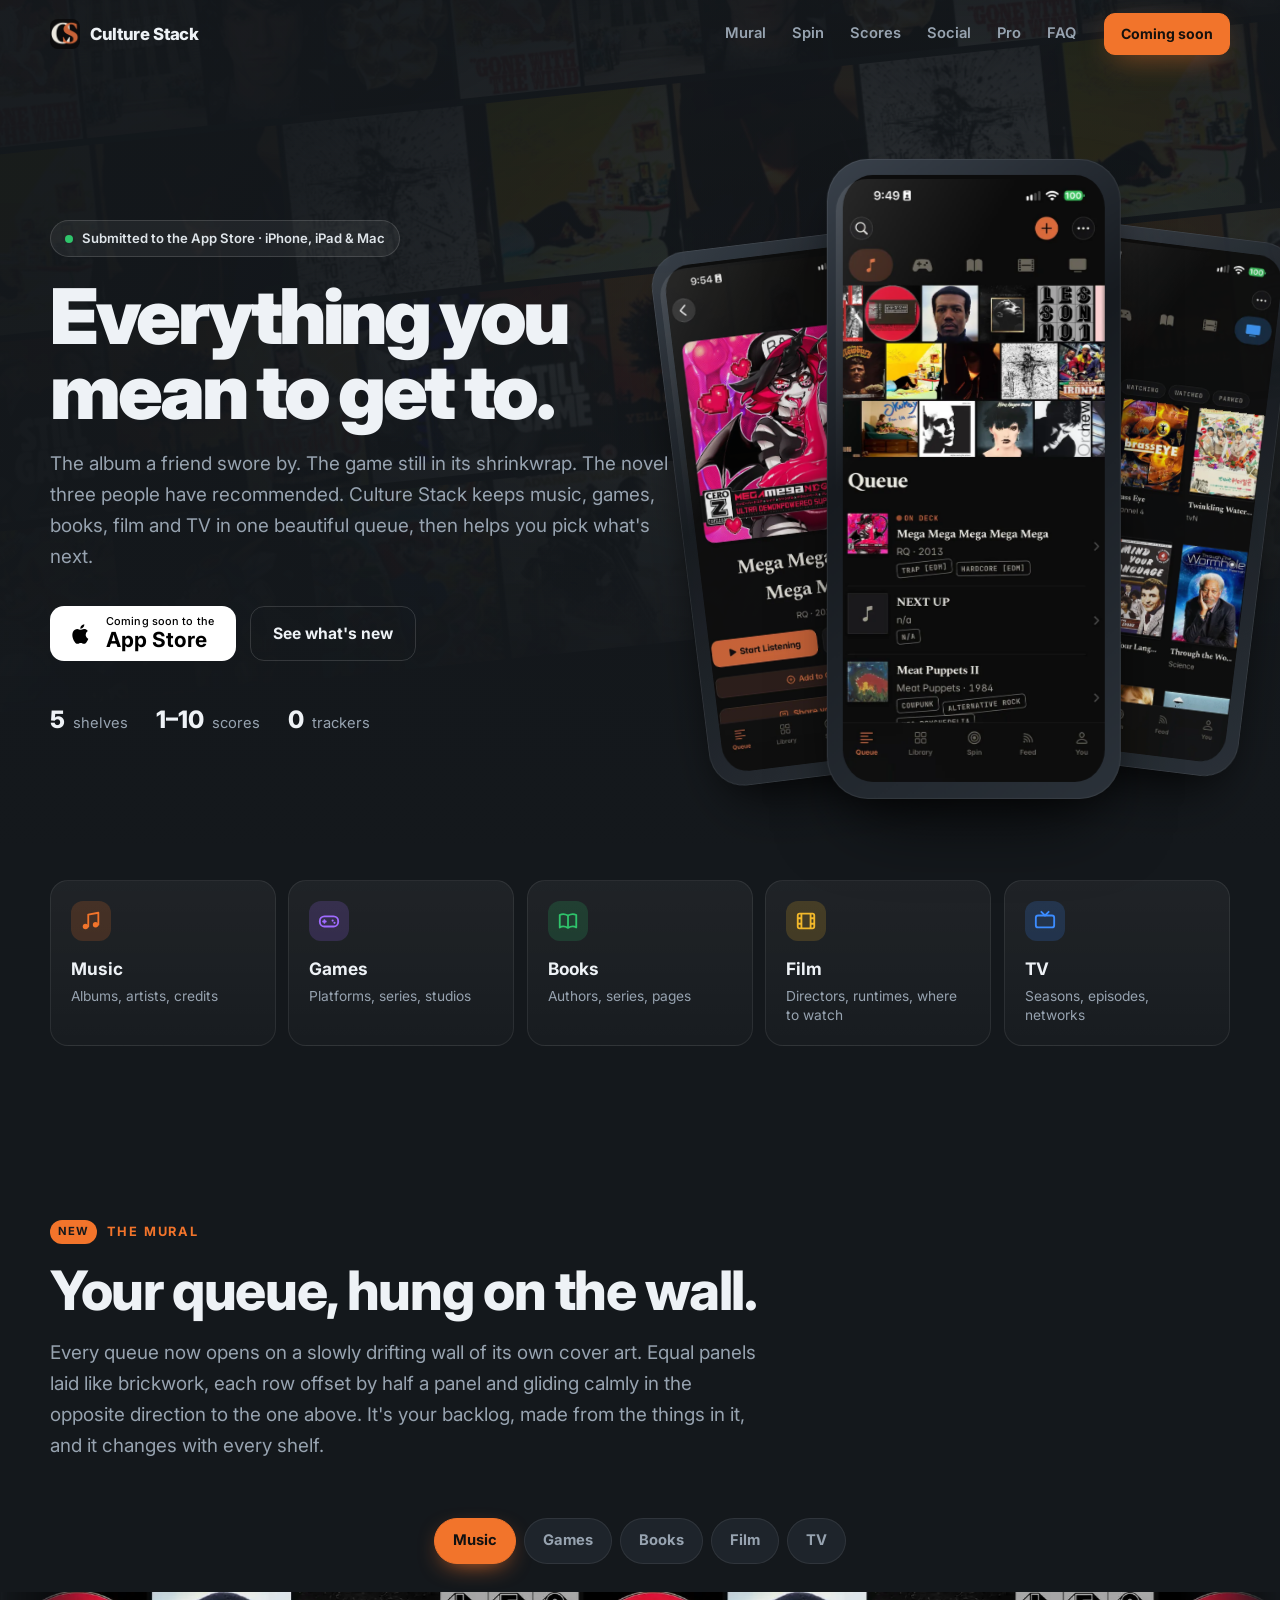
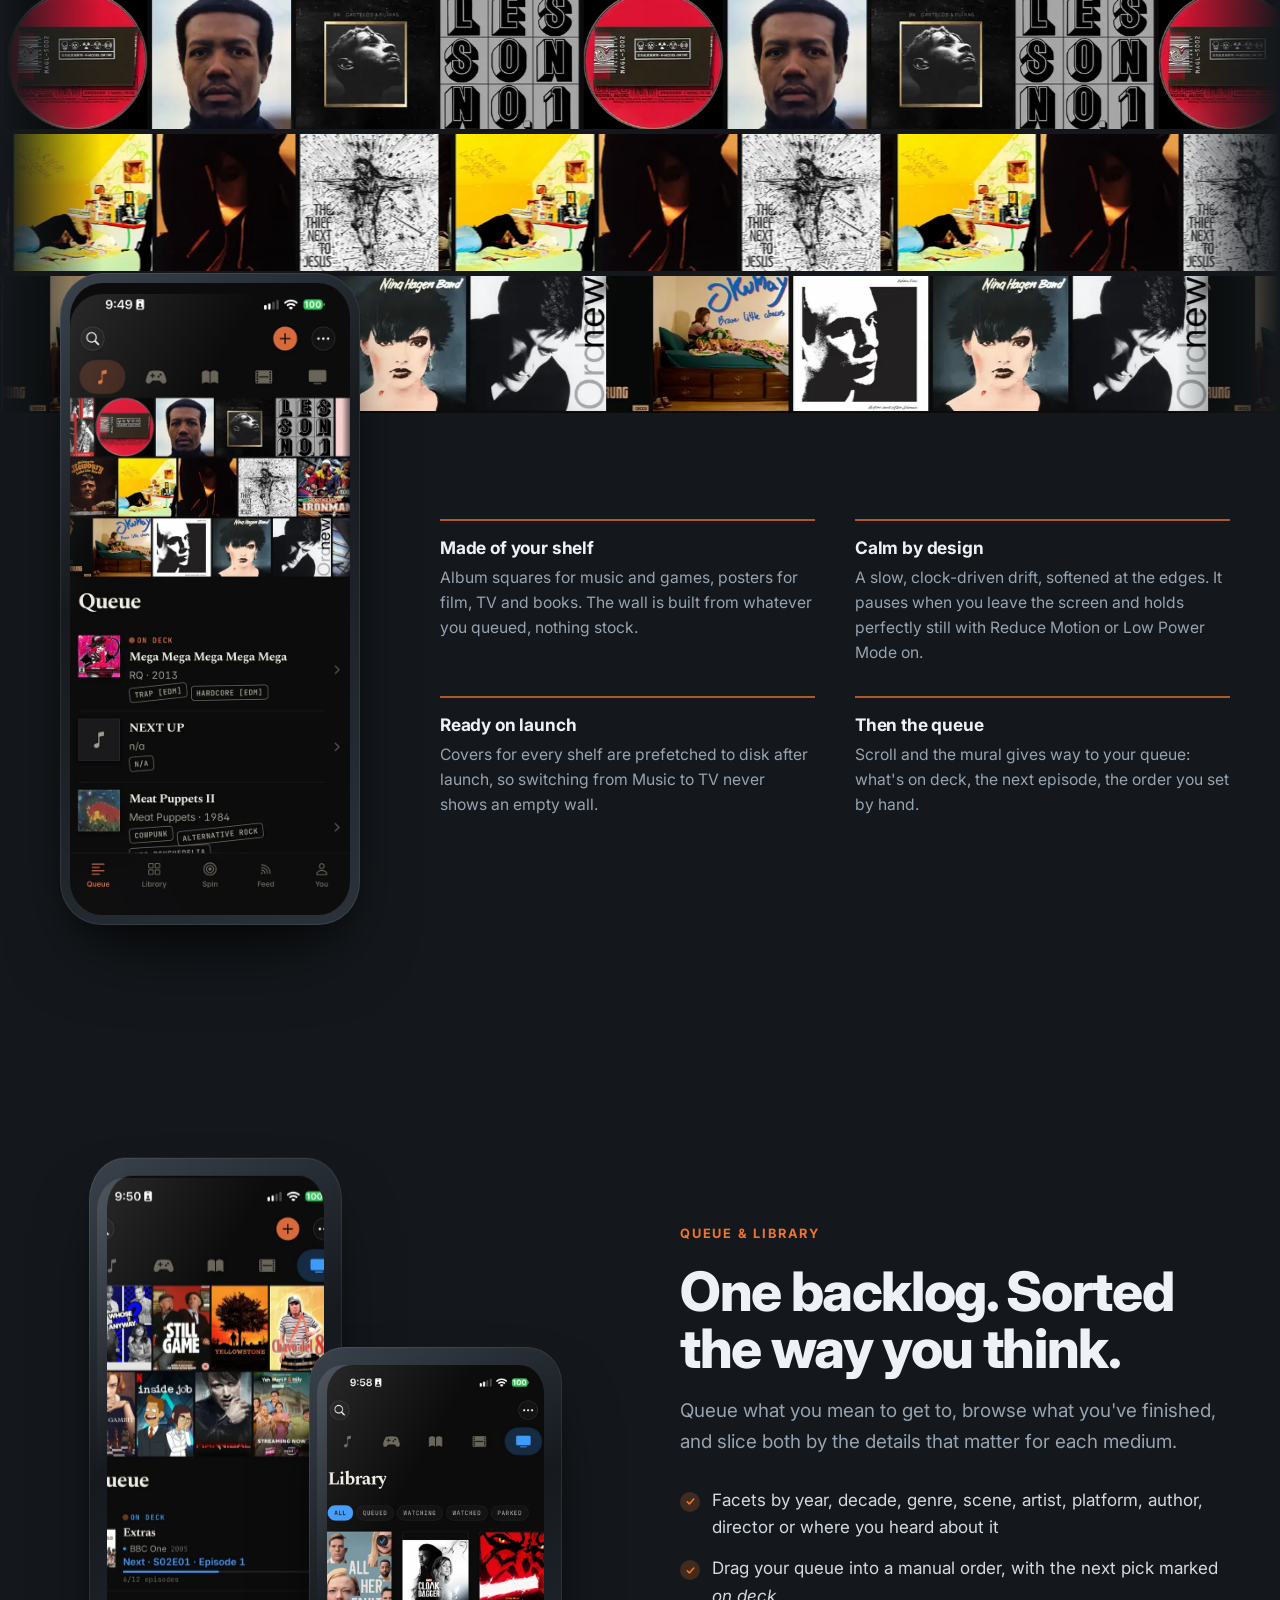
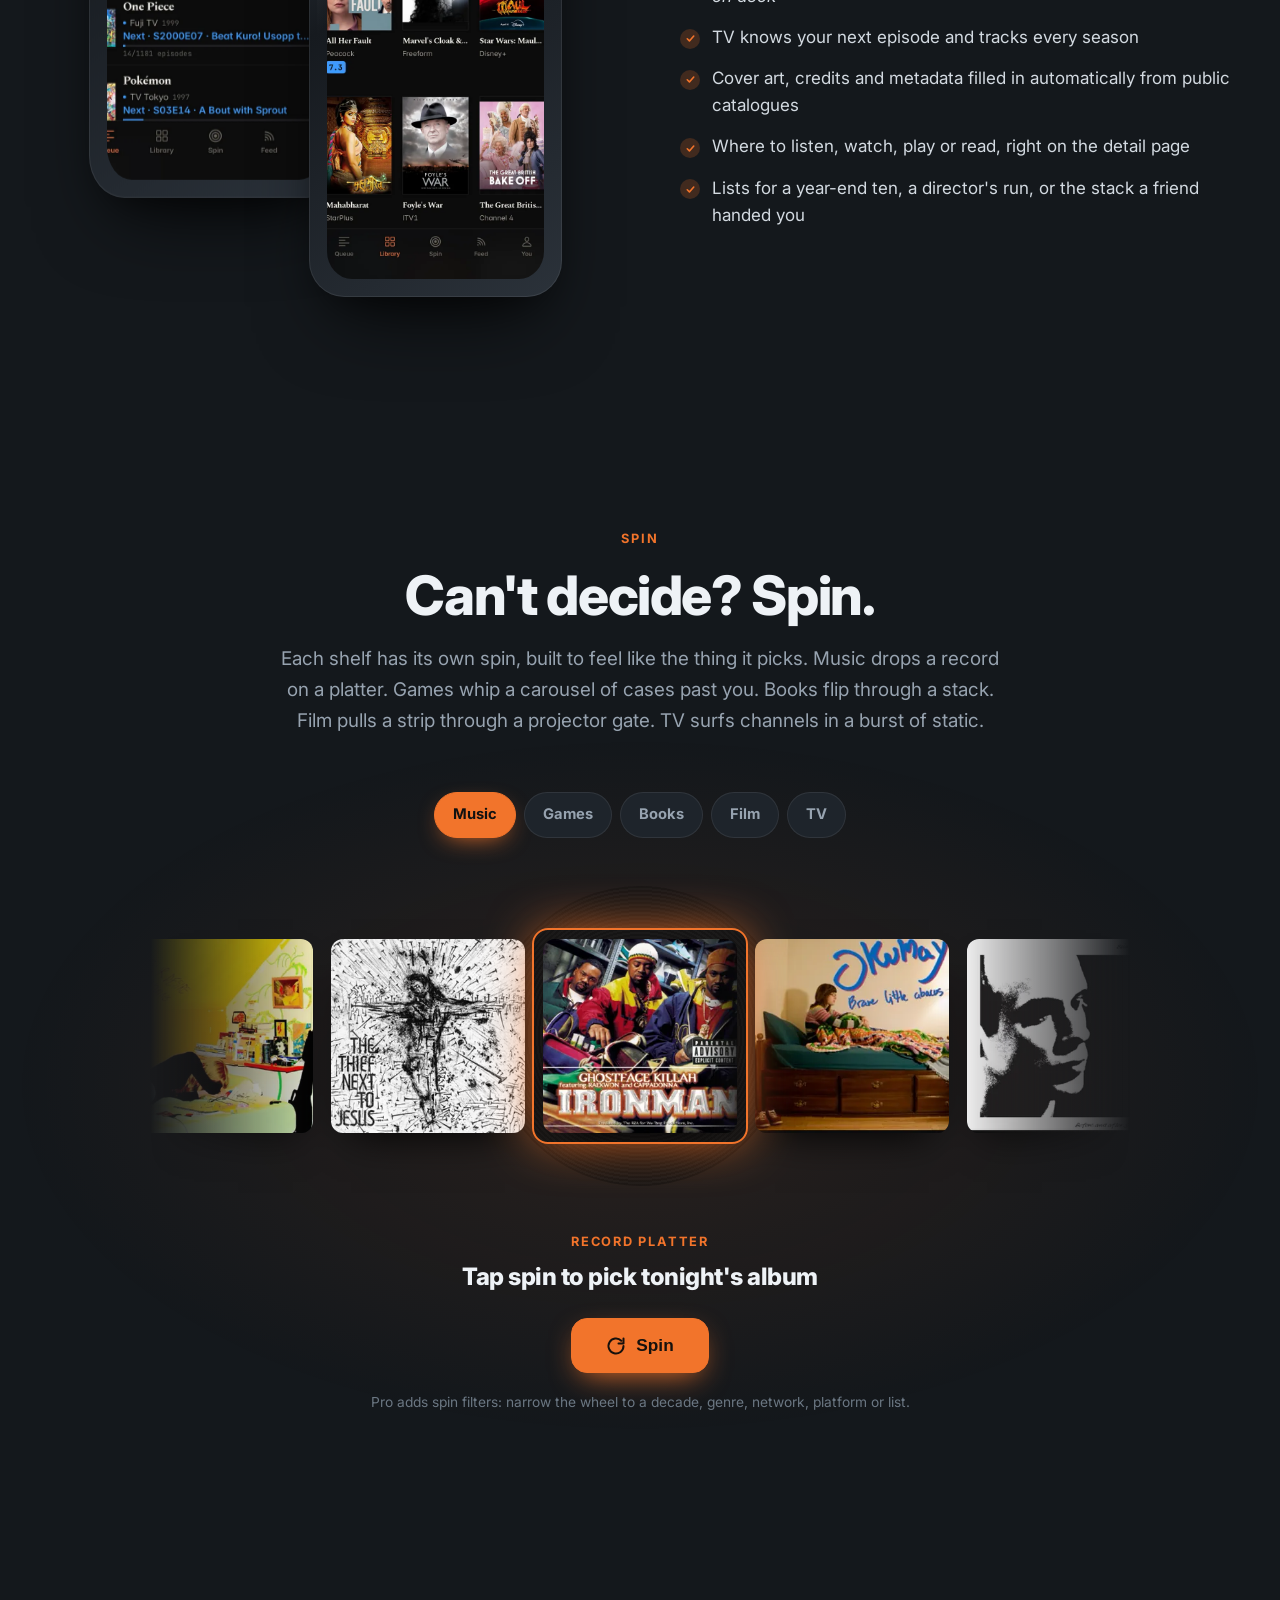
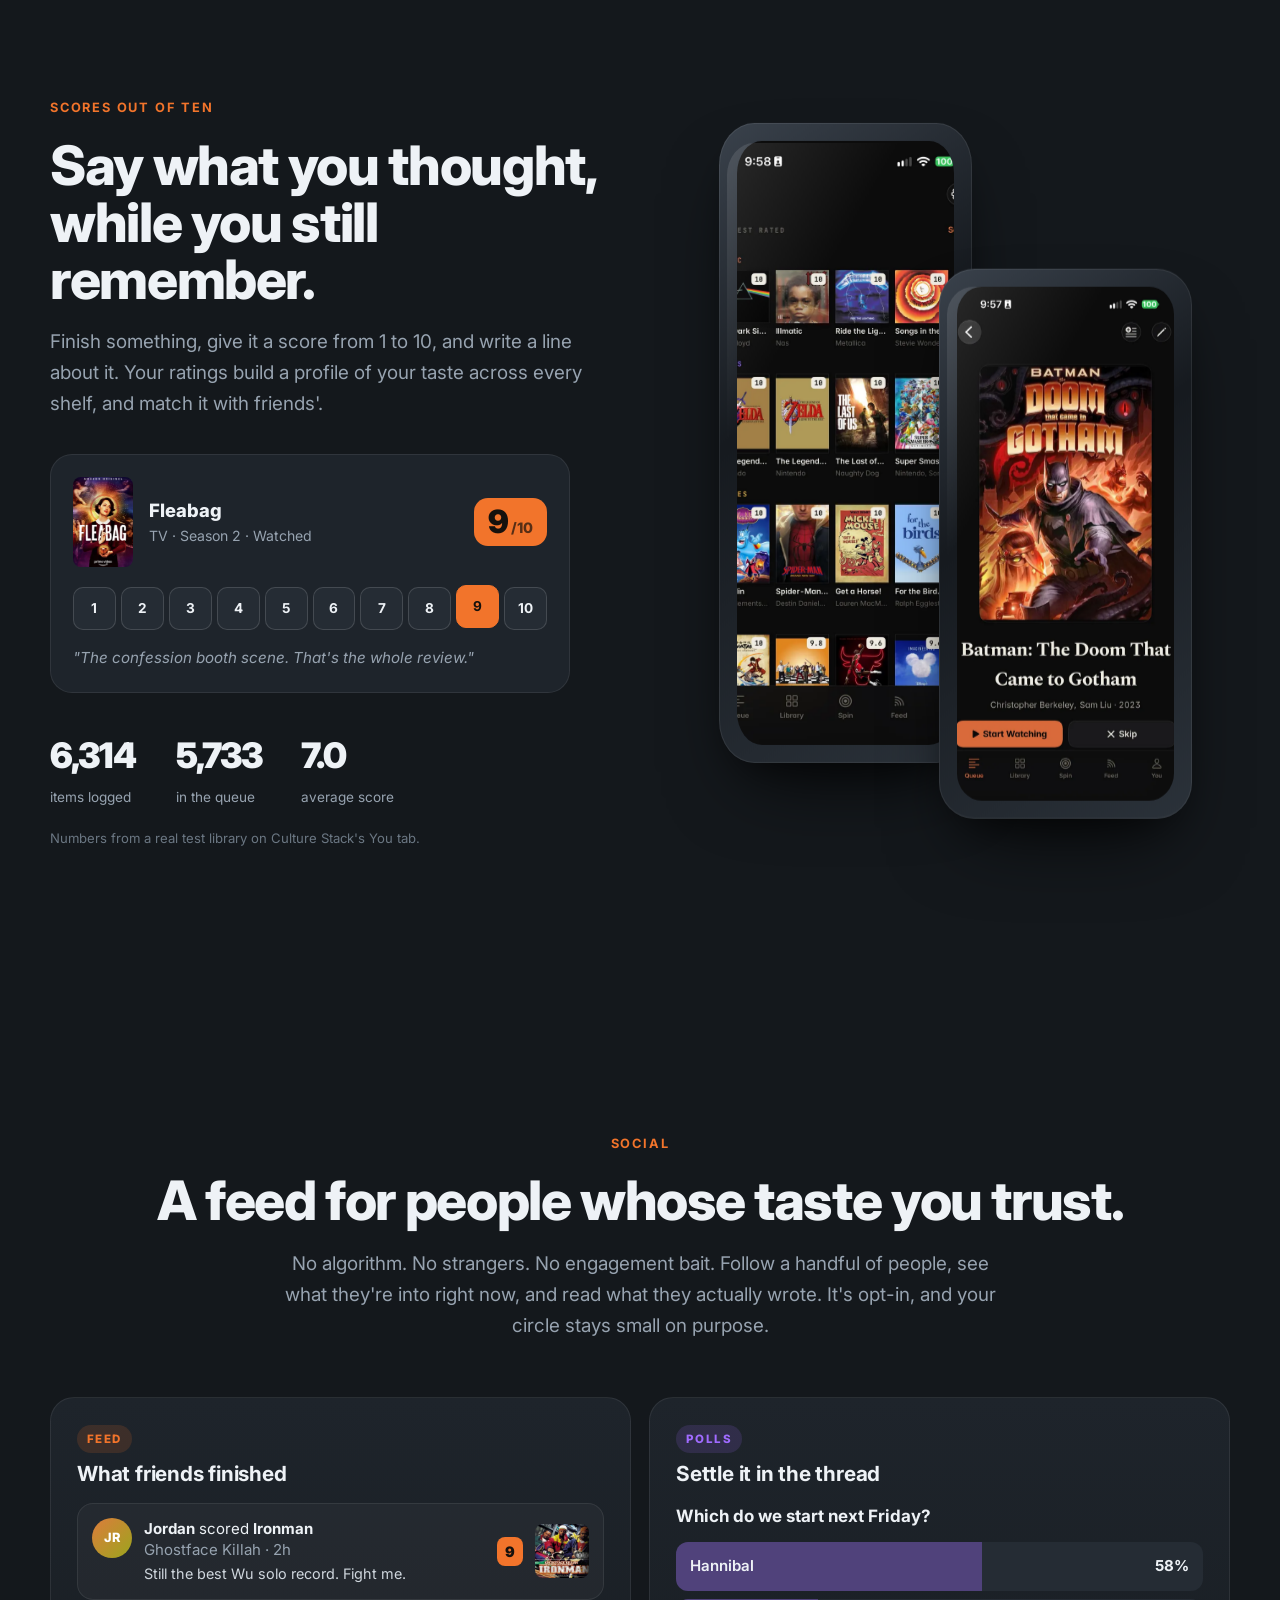
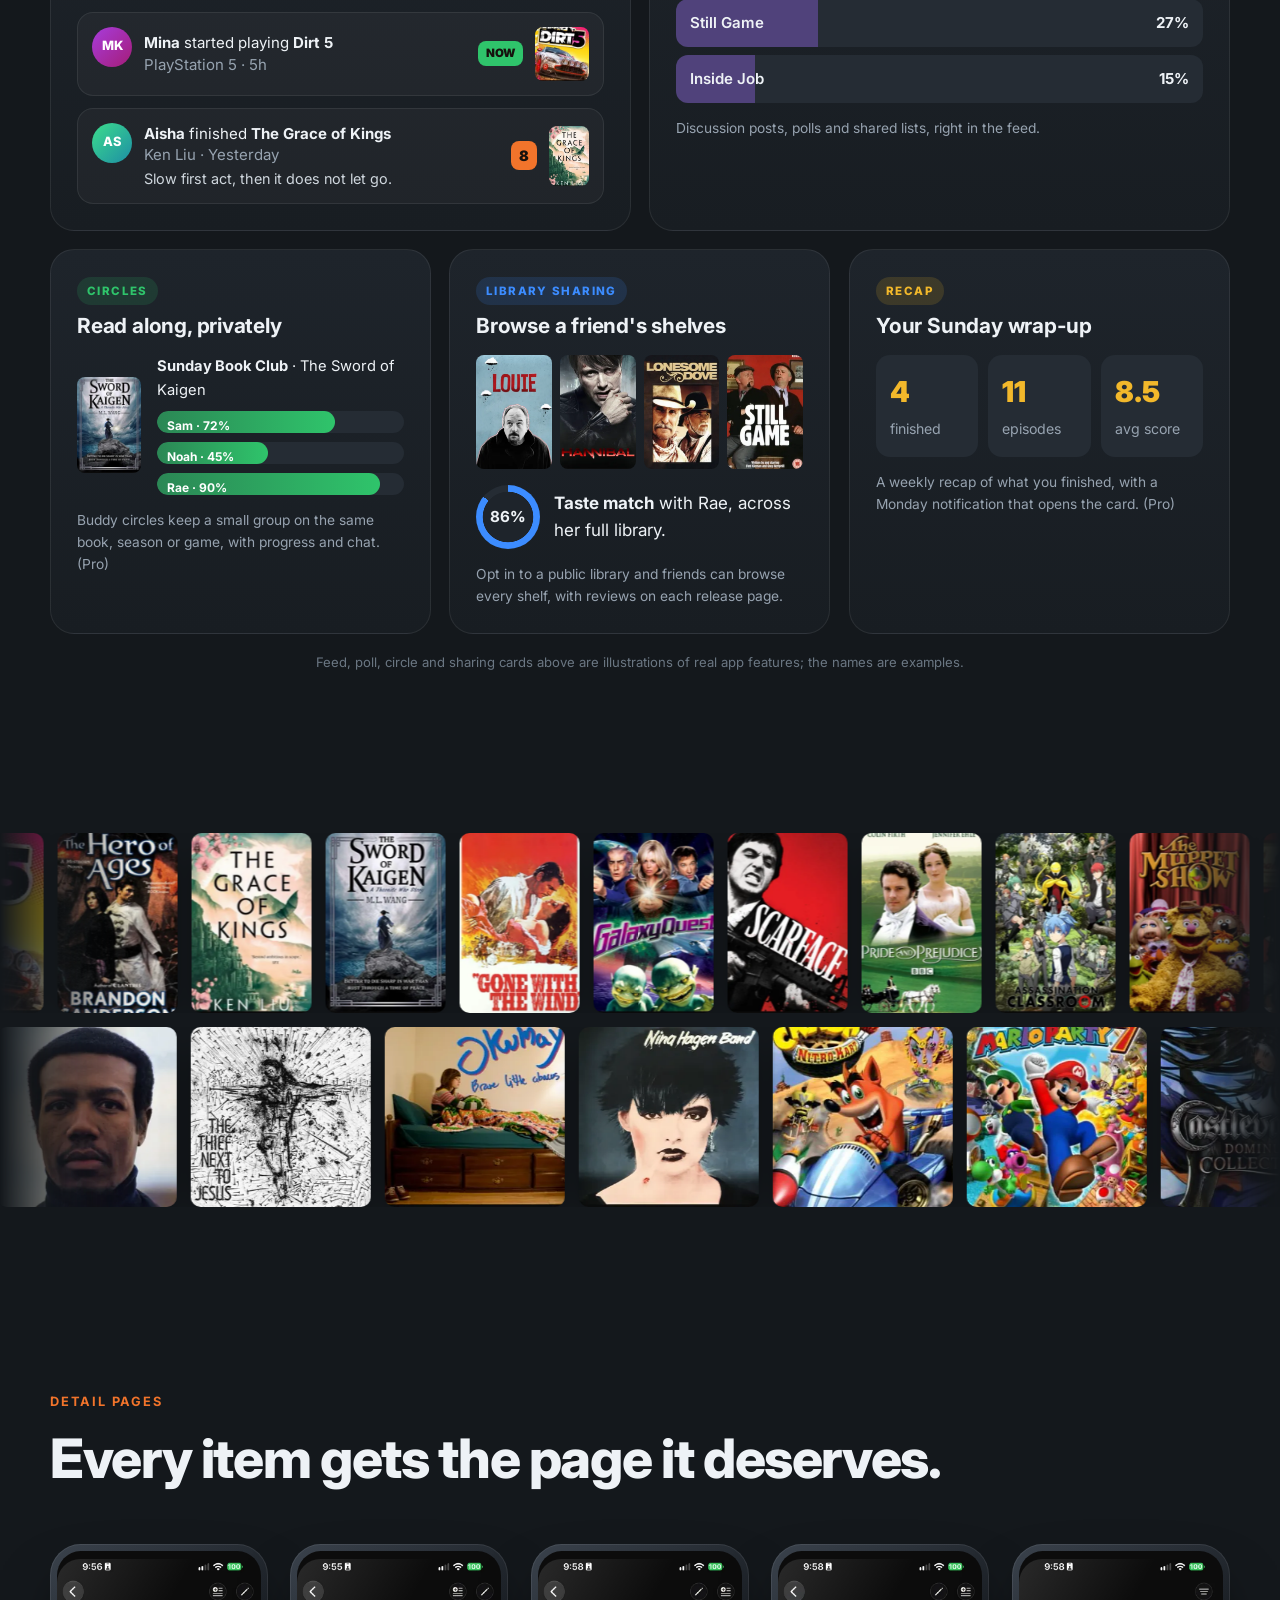
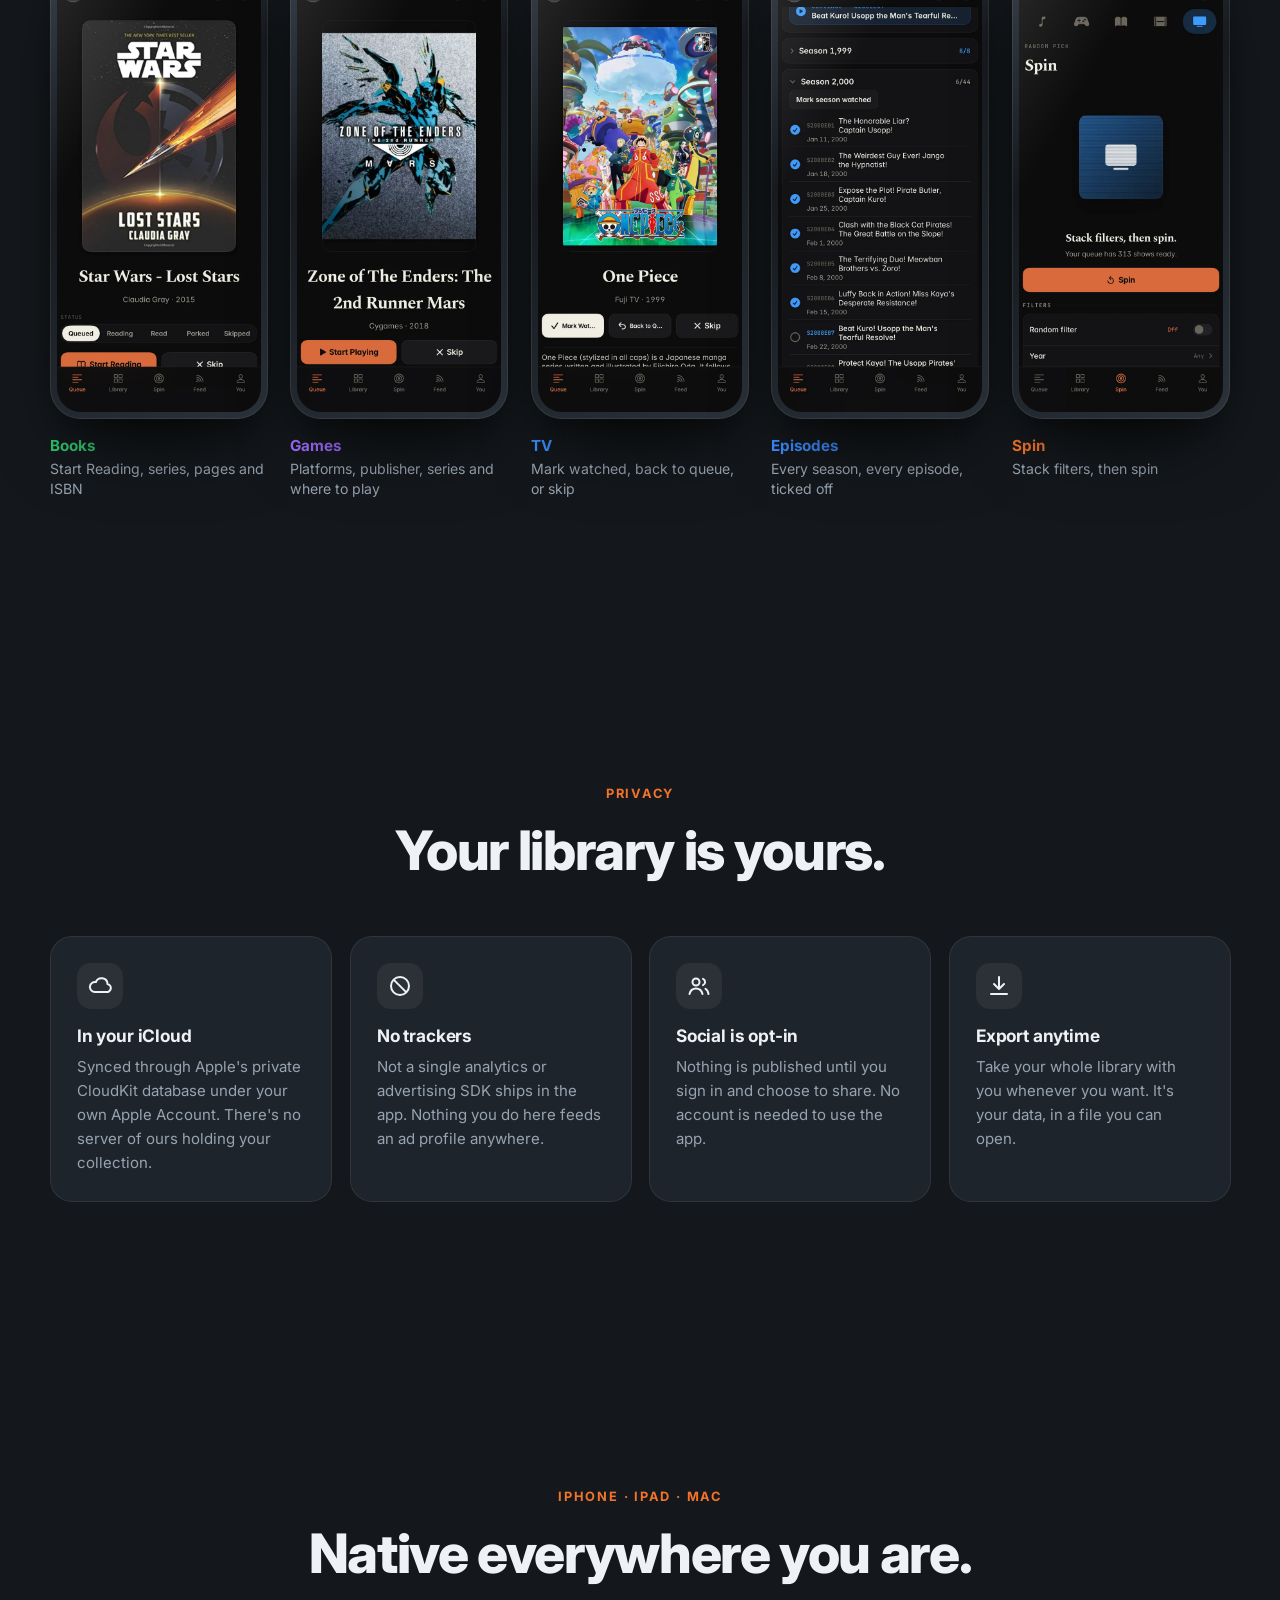
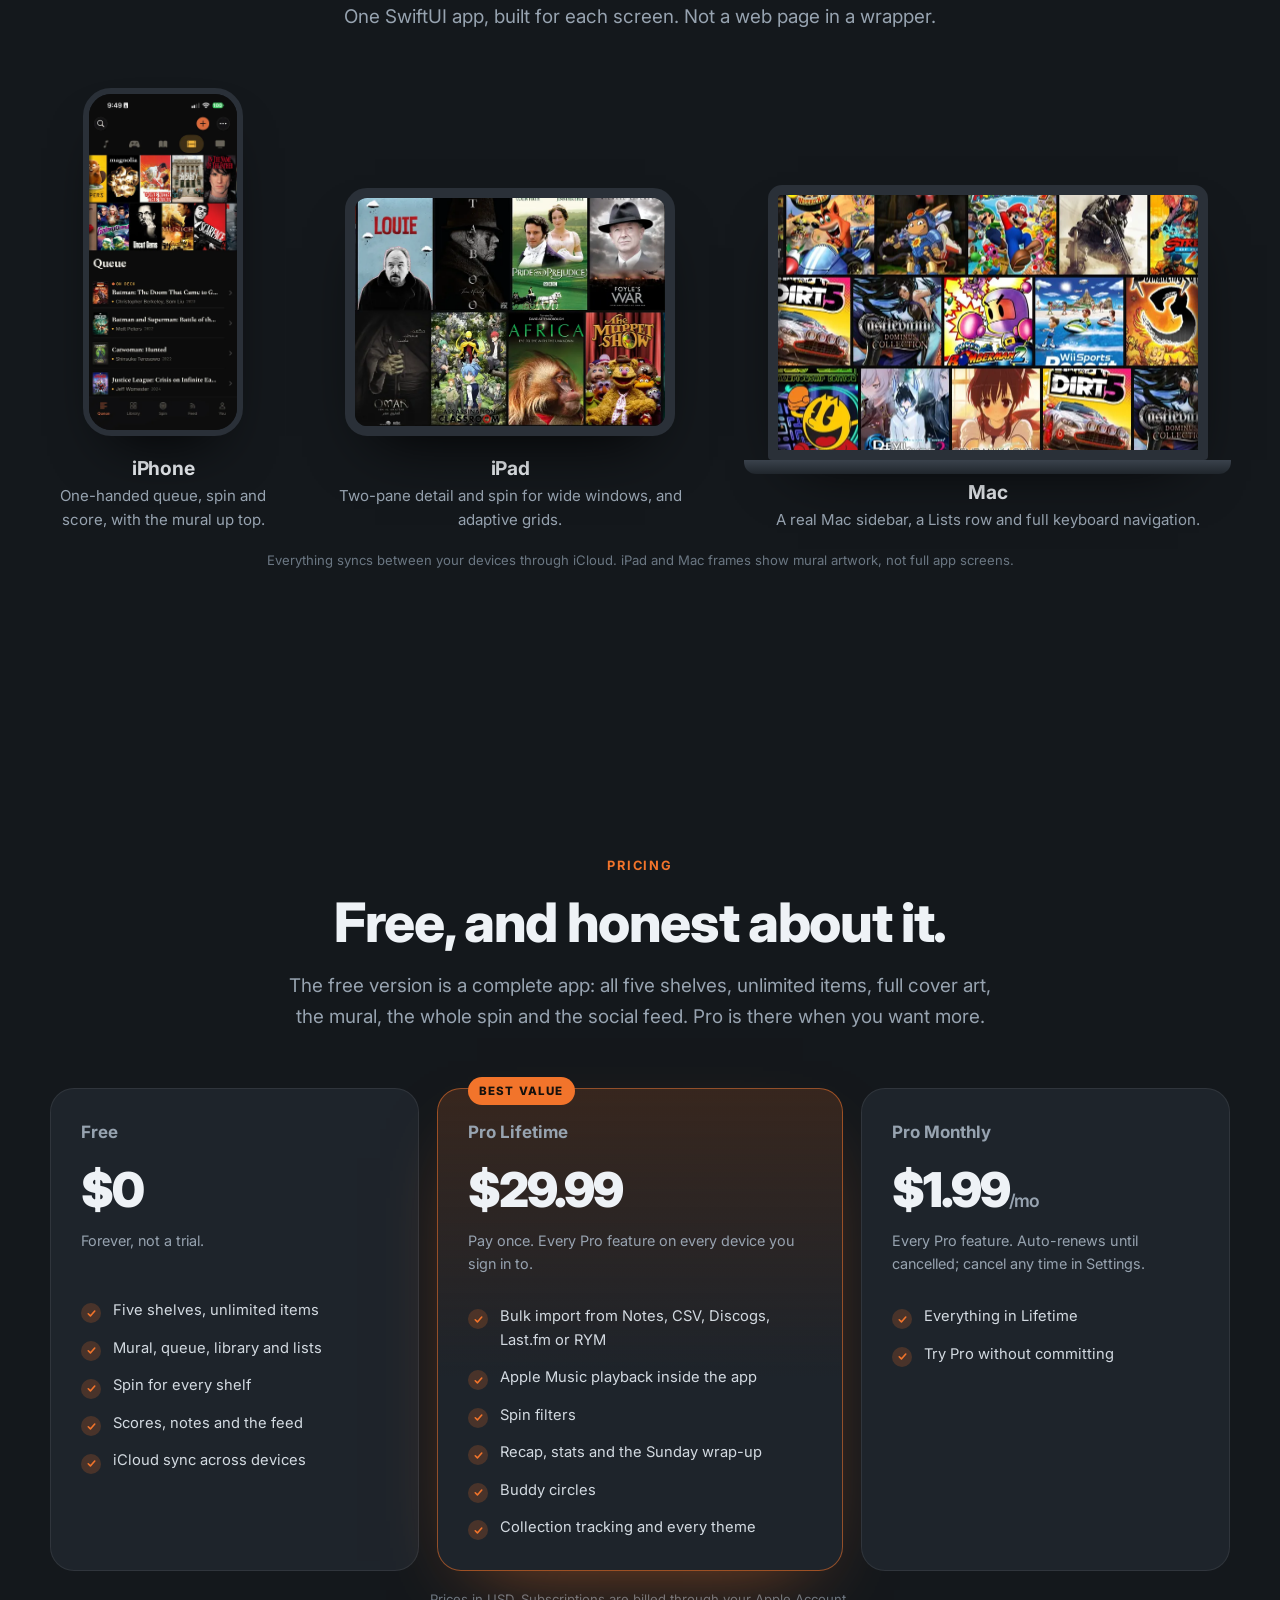
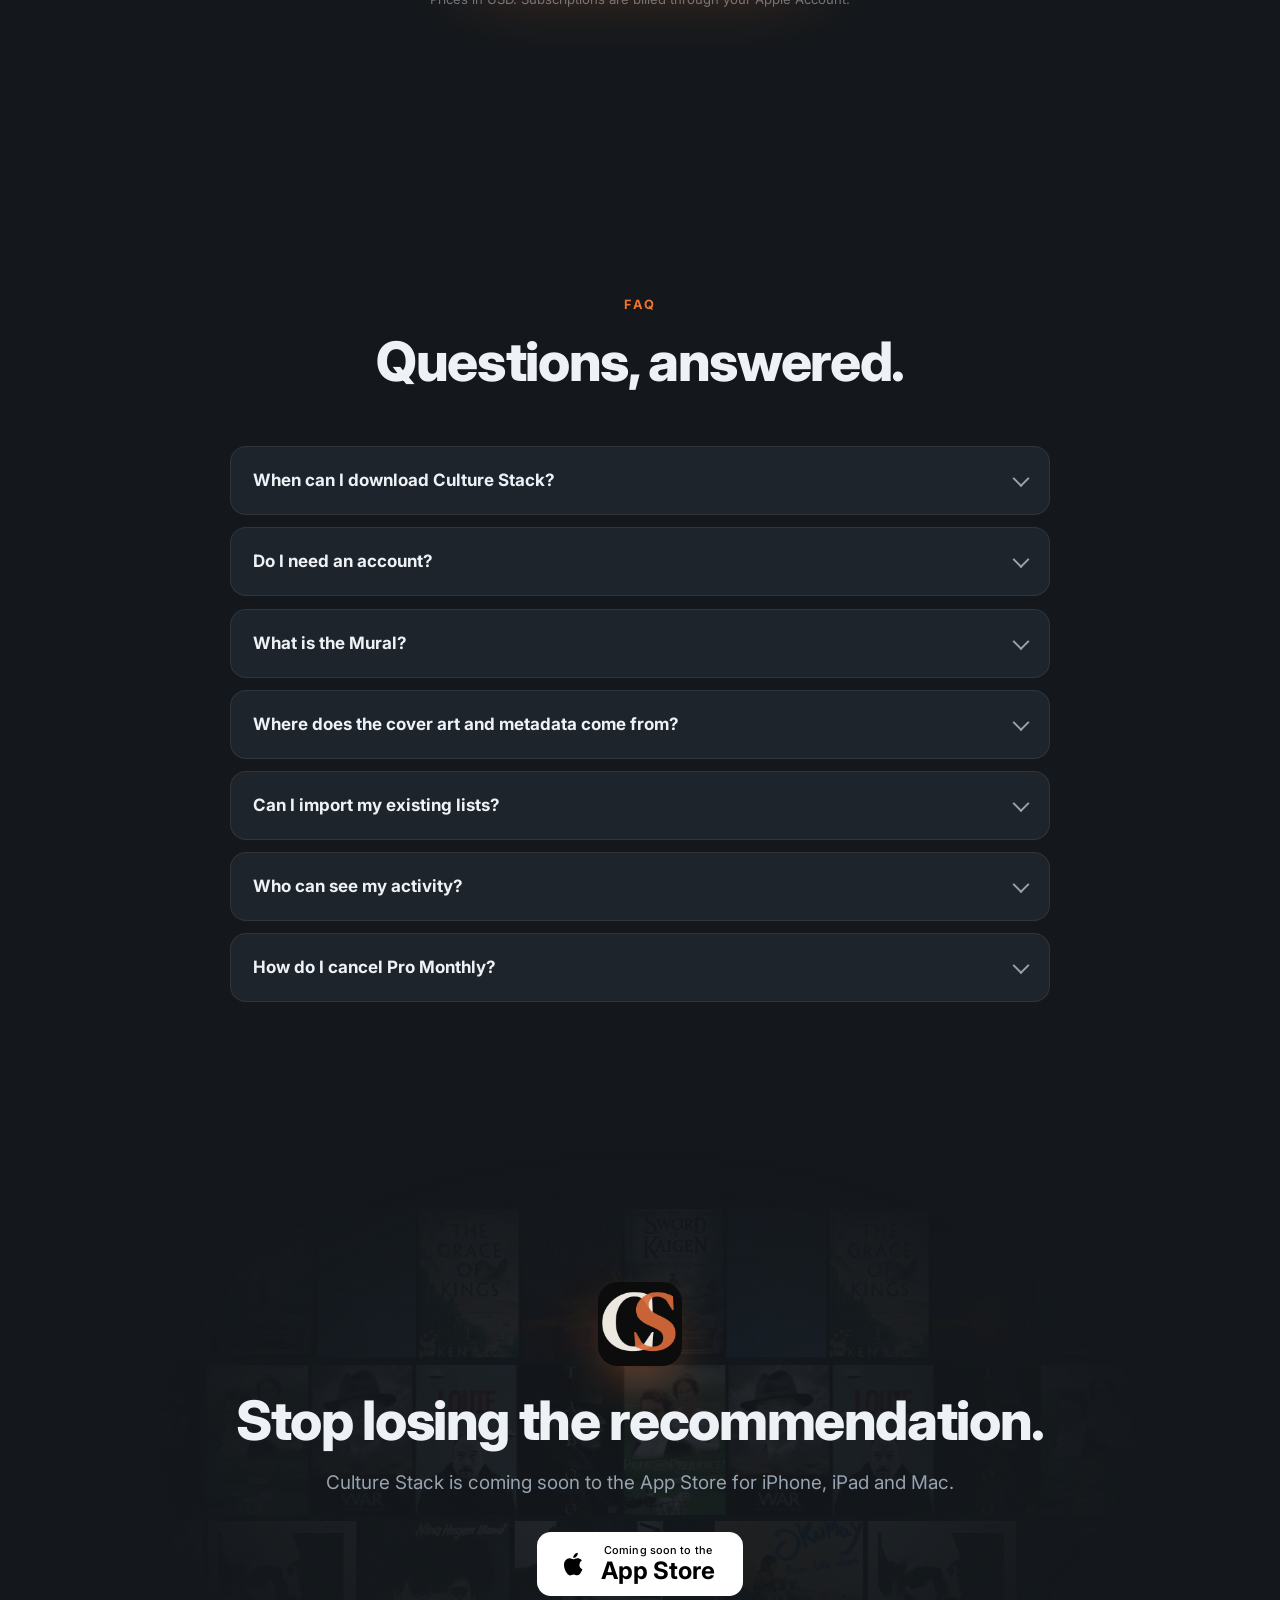
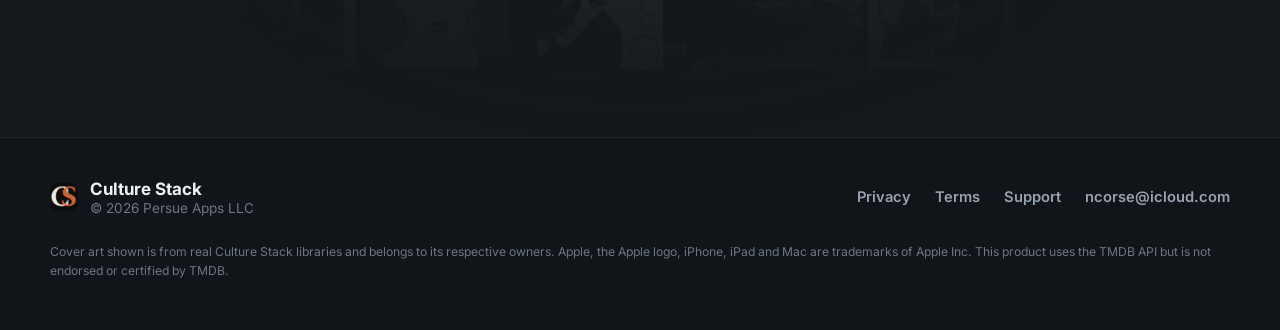
<file: index.html>
<!DOCTYPE html>
<html lang="en">
<head>
<meta charset="utf-8">
<title>Culture Stack · One queue for everything you mean to get to</title>
<meta name="viewport" content="width=device-width, initial-scale=1, viewport-fit=cover">
<meta name="description" content="Culture Stack keeps the albums, games, books, films and shows you mean to get to in one place, with a drifting mural of your own cover art, a spin for when you can't decide, scores out of ten and a small, quiet feed of friends. For iPhone, iPad and Mac.">
<meta name="theme-color" content="#14181C">
<meta property="og:title" content="Culture Stack · Everything you mean to get to">
<meta property="og:description" content="Music, games, books, film and TV in one queue. Mural, Spin, scores out of ten and a feed of friends whose taste you trust.">
<meta property="og:type" content="website">
<meta property="og:url" content="https://ncorse-create.github.io/culturestack/">
<meta property="og:image" content="https://ncorse-create.github.io/culturestack/assets/og.png">
<meta property="og:image:width" content="1200">
<meta property="og:image:height" content="630">
<meta name="twitter:card" content="summary_large_image">
<meta name="twitter:title" content="Culture Stack">
<meta name="twitter:description" content="One queue for the music, games, books, films and shows you mean to get to.">
<meta name="twitter:image" content="https://ncorse-create.github.io/culturestack/assets/og.png">
<meta name="apple-itunes-app" content="app-id=6764145502">
<link rel="icon" type="image/png" sizes="32x32" href="./assets/favicon-32.png">
<link rel="apple-touch-icon" href="./assets/apple-touch-icon.png">
<link rel="preconnect" href="https://fonts.googleapis.com">
<link rel="preconnect" href="https://fonts.gstatic.com" crossorigin>
<link href="https://fonts.googleapis.com/css2?family=Inter:wght@400;500;600;700;800;900&display=swap" rel="stylesheet">
<link rel="stylesheet" href="./site.css">
<script>document.documentElement.classList.add("js")</script>
<script type="application/ld+json">
{"@context":"https://schema.org","@type":"SoftwareApplication","name":"Culture Stack","operatingSystem":"iOS, iPadOS, macOS","applicationCategory":"EntertainmentApplication","publisher":{"@type":"Organization","name":"Persue Apps LLC"},"offers":[{"@type":"Offer","price":"0","priceCurrency":"USD"}]}
</script>
</head>
<body>
<a class="skip" href="#main">Skip to content</a>

<header class="nav" id="top">
  <div class="wrap nav__row">
    <a class="brand" href="./" aria-label="Culture Stack home">
      <img src="./assets/icon.png" alt="" width="30" height="30">
      <span>Culture Stack</span>
    </a>
    <nav class="nav__links" aria-label="Sections">
      <a href="#mural">Mural</a>
      <a href="#spin">Spin</a>
      <a href="#scores">Scores</a>
      <a href="#social">Social</a>
      <a href="#pro">Pro</a>
      <a href="#faq">FAQ</a>
    </nav>
    <a class="btn btn--sm btn--accent" href="https://apps.apple.com/app/id6764145502">Coming soon</a>
  </div>
</header>

<main id="main">

<!-- ============ HERO ============ -->
<section class="hero" aria-labelledby="hero-title">
  <div class="hero__mural" aria-hidden="true">
    <div class="mrow" data-row="row-film-0" data-dir="-1" data-speed="70"></div>
    <div class="mrow" data-row="row-music-1" data-dir="1" data-speed="80"></div>
    <div class="mrow" data-row="row-tv2-0" data-dir="-1" data-speed="75"></div>
    <div class="mrow" data-row="row-games-0" data-dir="1" data-speed="85"></div>
  </div>
  <div class="hero__veil" aria-hidden="true"></div>

  <div class="wrap hero__grid">
    <div class="hero__copy">
      <p class="pill reveal"><span class="dot"></span> Submitted to the App Store · iPhone, iPad &amp; Mac</p>
      <h1 id="hero-title" class="reveal" data-delay="1">Everything you<br>mean to get&nbsp;to.</h1>
      <p class="lede reveal" data-delay="2">The album a friend swore by. The game still in its shrinkwrap. The novel three people have recommended.
        Culture Stack keeps music, games, books, film and TV in one beautiful queue, then helps you pick what's next.</p>
      <div class="cta-row reveal" data-delay="3">
        <a class="appstore" href="https://apps.apple.com/app/id6764145502" aria-label="Coming soon to the App Store">
          <svg viewBox="0 0 24 24" width="26" height="26" aria-hidden="true"><path fill="currentColor" d="M16.37 12.6c-.02-2.3 1.88-3.4 1.96-3.46-1.07-1.56-2.73-1.78-3.32-1.8-1.41-.14-2.76.83-3.47.83-.72 0-1.82-.81-3-.79-1.54.02-2.96.9-3.76 2.28-1.6 2.78-.41 6.9 1.15 9.15.76 1.1 1.67 2.34 2.86 2.3 1.15-.05 1.58-.74 2.97-.74 1.38 0 1.77.74 2.98.72 1.23-.02 2.01-1.12 2.76-2.23.87-1.28 1.23-2.52 1.25-2.58-.03-.01-2.4-.92-2.42-3.65zM14.1 5.86c.63-.77 1.06-1.83.94-2.89-.91.04-2.01.6-2.66 1.37-.58.67-1.09 1.76-.96 2.8 1.02.08 2.05-.51 2.68-1.28z"/></svg>
          <span><small>Coming soon to the</small>App Store</span>
        </a>
        <a class="btn btn--ghost" href="#mural">See what's new</a>
      </div>
      <ul class="hero__facts reveal" data-delay="4">
        <li><strong>5</strong> shelves</li>
        <li><strong>1–10</strong> scores</li>
        <li><strong>0</strong> trackers</li>
      </ul>
    </div>

    <div class="hero__phones" aria-label="Culture Stack on iPhone">
      <figure class="phone phone--back phone--l" data-parallax="-0.08">
        <img src="./assets/app/detail-album.webp" alt="An album detail page with Start Listening and Skip buttons" width="660" height="1434" loading="eager">
      </figure>
      <figure class="phone phone--front tilt" data-parallax="0.06">
        <img src="./assets/app/mural-music.webp" alt="The music queue with its drifting cover-art mural at the top" width="660" height="1434" fetchpriority="high">
      </figure>
      <figure class="phone phone--back phone--r" data-parallax="-0.12">
        <img src="./assets/app/library2.webp" alt="The TV library as a poster grid" width="660" height="1434" loading="eager">
      </figure>
    </div>
  </div>
</section>

<!-- ============ SHELVES ============ -->
<section class="shelves" aria-label="The five shelves">
  <div class="wrap">
    <div class="shelf-grid">
      <a class="shelf reveal" href="#mural" data-cat="music" style="--c:var(--music)">
        <span class="shelf__icon" aria-hidden="true"><svg viewBox="0 0 24 24"><path d="M9 18V5l11-2v13" fill="none" stroke="currentColor" stroke-width="2" stroke-linecap="round" stroke-linejoin="round"/><circle cx="6" cy="18" r="3" fill="currentColor"/><circle cx="17" cy="16" r="3" fill="currentColor"/></svg></span>
        <strong>Music</strong><span>Albums, artists, credits</span>
      </a>
      <a class="shelf reveal" data-delay="1" href="#mural" data-cat="games" style="--c:var(--games)">
        <span class="shelf__icon" aria-hidden="true"><svg viewBox="0 0 24 24"><rect x="2" y="7" width="20" height="11" rx="5" fill="none" stroke="currentColor" stroke-width="2"/><path d="M7 11v3M5.5 12.5h3" stroke="currentColor" stroke-width="2" stroke-linecap="round"/><circle cx="16" cy="11.5" r="1.2" fill="currentColor"/><circle cx="18" cy="14" r="1.2" fill="currentColor"/></svg></span>
        <strong>Games</strong><span>Platforms, series, studios</span>
      </a>
      <a class="shelf reveal" data-delay="2" href="#mural" data-cat="books" style="--c:var(--books)">
        <span class="shelf__icon" aria-hidden="true"><svg viewBox="0 0 24 24"><path d="M3 5.5C5.5 4 8.5 4 12 6c3.5-2 6.5-2 9-.5V19c-2.5-1.5-5.5-1.5-9 .5-3.5-2-6.5-2-9-.5z" fill="none" stroke="currentColor" stroke-width="2" stroke-linejoin="round"/><path d="M12 6v13.5" stroke="currentColor" stroke-width="2"/></svg></span>
        <strong>Books</strong><span>Authors, series, pages</span>
      </a>
      <a class="shelf reveal" data-delay="3" href="#mural" data-cat="film" style="--c:var(--film)">
        <span class="shelf__icon" aria-hidden="true"><svg viewBox="0 0 24 24"><rect x="3" y="4" width="18" height="16" rx="2" fill="none" stroke="currentColor" stroke-width="2"/><path d="M7 4v16M17 4v16M3 9h4M3 15h4M17 9h4M17 15h4" stroke="currentColor" stroke-width="2"/></svg></span>
        <strong>Film</strong><span>Directors, runtimes, where to watch</span>
      </a>
      <a class="shelf reveal" data-delay="4" href="#mural" data-cat="tv" style="--c:var(--tv)">
        <span class="shelf__icon" aria-hidden="true"><svg viewBox="0 0 24 24"><rect x="2" y="6" width="20" height="13" rx="2.5" fill="none" stroke="currentColor" stroke-width="2"/><path d="M8 2l4 4 4-4" fill="none" stroke="currentColor" stroke-width="2" stroke-linecap="round" stroke-linejoin="round"/></svg></span>
        <strong>TV</strong><span>Seasons, episodes, networks</span>
      </a>
    </div>
  </div>
</section>

<!-- ============ MURAL ============ -->
<section id="mural" class="mural-sec" aria-labelledby="mural-title">
  <div class="wrap">
    <div class="sec-head reveal">
      <p class="eyebrow"><span class="new">New</span> The Mural</p>
      <h2 id="mural-title">Your queue, hung on the wall.</h2>
      <p class="lede">Every queue now opens on a slowly drifting wall of its own cover art. Equal panels laid like brickwork, each row
        offset by half a panel and gliding calmly in the opposite direction to the one above. It's your backlog,
        made from the things in it, and it changes with every shelf.</p>
    </div>
  </div>

  <div class="mural-stage reveal" data-delay="1">
    <div class="mural-tabs" role="tablist" aria-label="Choose a shelf">
      <button role="tab" aria-selected="true" data-shelf="music" style="--c:var(--music)">Music</button>
      <button role="tab" aria-selected="false" data-shelf="games" style="--c:var(--games)">Games</button>
      <button role="tab" aria-selected="false" data-shelf="books" style="--c:var(--books)">Books</button>
      <button role="tab" aria-selected="false" data-shelf="film" style="--c:var(--film)">Film</button>
      <button role="tab" aria-selected="false" data-shelf="tv" style="--c:var(--tv)">TV</button>
    </div>
    <div class="mural-wall" id="muralWall" aria-hidden="true"></div>
    <div class="wrap mural-detail">
      <figure class="phone phone--mural tilt">
        <img id="muralShot" src="./assets/app/mural-music.webp" alt="The Music queue in Culture Stack, opening on a mural of album covers" width="660" height="1434" loading="lazy">
      </figure>
      <ul class="mural-points">
        <li class="reveal"><h3>Made of your shelf</h3><p>Album squares for music and games, posters for film, TV and books. The wall is built from whatever you queued, nothing stock.</p></li>
        <li class="reveal" data-delay="1"><h3>Calm by design</h3><p>A slow, clock-driven drift, softened at the edges. It pauses when you leave the screen and holds perfectly still with Reduce Motion or Low Power Mode on.</p></li>
        <li class="reveal" data-delay="2"><h3>Ready on launch</h3><p>Covers for every shelf are prefetched to disk after launch, so switching from Music to TV never shows an empty wall.</p></li>
        <li class="reveal" data-delay="3"><h3>Then the queue</h3><p>Scroll and the mural gives way to your queue: what's on deck, the next episode, the order you set by hand.</p></li>
      </ul>
    </div>
  </div>
</section>

<!-- ============ QUEUE & LIBRARY ============ -->
<section class="split" aria-labelledby="queue-title">
  <div class="wrap split__grid">
    <div class="split__media">
      <figure class="phone tilt reveal" data-parallax="0.05"><img src="./assets/app/mural-tv2.webp" alt="The TV queue showing the next episode for each show in progress" width="660" height="1434" loading="lazy"></figure>
      <figure class="phone phone--offset tilt reveal" data-delay="2" data-parallax="-0.06"><img src="./assets/app/library.webp" alt="The Library grid with filters for Queued, Watching, Watched and Parked" width="660" height="1434" loading="lazy"></figure>
    </div>
    <div class="split__copy">
      <p class="eyebrow reveal">Queue &amp; Library</p>
      <h2 id="queue-title" class="reveal">One backlog. Sorted the way you think.</h2>
      <p class="lede reveal">Queue what you mean to get to, browse what you've finished, and slice both by the details that matter for each medium.</p>
      <ul class="checks reveal">
        <li>Facets by year, decade, genre, scene, artist, platform, author, director or where you heard about it</li>
        <li>Drag your queue into a manual order, with the next pick marked <em>on deck</em></li>
        <li>TV knows your next episode and tracks every season</li>
        <li>Cover art, credits and metadata filled in automatically from public catalogues</li>
        <li>Where to listen, watch, play or read, right on the detail page</li>
        <li>Lists for a year-end ten, a director's run, or the stack a friend handed you</li>
      </ul>
    </div>
  </div>
</section>

<!-- ============ SPIN ============ -->
<section id="spin" class="spin-sec" aria-labelledby="spin-title">
  <div class="wrap">
    <div class="sec-head sec-head--center reveal">
      <p class="eyebrow">Spin</p>
      <h2 id="spin-title">Can't decide? Spin.</h2>
      <p class="lede">Each shelf has its own spin, built to feel like the thing it picks. Music drops a record on a platter. Games whip a
        carousel of cases past you. Books flip through a stack. Film pulls a strip through a projector gate. TV surfs channels in a burst of static.</p>
    </div>

    <div class="spin-demo reveal" data-delay="1">
      <div class="spin-tabs" role="tablist" aria-label="Spin a shelf">
        <button role="tab" aria-selected="true" data-spin="music" style="--c:var(--music)">Music</button>
        <button role="tab" aria-selected="false" data-spin="games" style="--c:var(--games)">Games</button>
        <button role="tab" aria-selected="false" data-spin="books" style="--c:var(--books)">Books</button>
        <button role="tab" aria-selected="false" data-spin="film" style="--c:var(--film)">Film</button>
        <button role="tab" aria-selected="false" data-spin="tv" style="--c:var(--tv)">TV</button>
      </div>
      <div class="spin-window" id="spinWindow">
        <div class="spin-record" aria-hidden="true"></div>
        <div class="spin-track" id="spinTrack"></div>
        <div class="spin-static" aria-hidden="true"></div>
      </div>
      <div class="spin-result" aria-live="polite">
        <p class="spin-result__label" id="spinStyle">Record platter</p>
        <p class="spin-result__pick" id="spinPick">Tap spin to pick tonight's album</p>
      </div>
      <button class="btn btn--accent btn--lg" id="spinBtn" type="button">
        <svg viewBox="0 0 24 24" width="20" height="20" aria-hidden="true"><path d="M21 12a9 9 0 1 1-2.64-6.36M21 3v6h-6" fill="none" stroke="currentColor" stroke-width="2.4" stroke-linecap="round" stroke-linejoin="round"/></svg>
        Spin
      </button>
      <p class="spin-note">Pro adds spin filters: narrow the wheel to a decade, genre, network, platform or list.</p>
    </div>
  </div>
</section>

<!-- ============ SCORES ============ -->
<section id="scores" class="split split--rev" aria-labelledby="scores-title">
  <div class="wrap split__grid">
    <div class="split__copy">
      <p class="eyebrow reveal">Scores out of ten</p>
      <h2 id="scores-title" class="reveal">Say what you thought, while you still remember.</h2>
      <p class="lede reveal">Finish something, give it a score from 1 to 10, and write a line about it. Your ratings build a profile of your taste across every shelf, and match it with friends'.</p>

      <div class="score-card reveal" data-delay="1">
        <div class="score-card__top">
          <img src="./assets/covers/c38.webp" alt="" width="60" height="90" loading="lazy">
          <div>
            <p class="score-card__title">Fleabag</p>
            <p class="score-card__meta">TV · Season 2 · Watched</p>
          </div>
          <div class="score-badge" aria-live="polite"><span id="scoreValue" class="count" data-to="9">0</span><small>/10</small></div>
        </div>
        <div class="score-picker" role="radiogroup" aria-label="Your score">
          <button role="radio" aria-checked="false">1</button><button role="radio" aria-checked="false">2</button><button role="radio" aria-checked="false">3</button><button role="radio" aria-checked="false">4</button><button role="radio" aria-checked="false">5</button><button role="radio" aria-checked="false">6</button><button role="radio" aria-checked="false">7</button><button role="radio" aria-checked="false">8</button><button role="radio" aria-checked="true">9</button><button role="radio" aria-checked="false">10</button>
        </div>
        <p class="score-card__note">"The confession booth scene. That's the whole review."</p>
      </div>

      <div class="stats reveal" data-delay="2">
        <div><span class="count" data-to="6314">0</span><small>items logged</small></div>
        <div><span class="count" data-to="5733">0</span><small>in the queue</small></div>
        <div><span class="count" data-to="7.0" data-dec="1">0</span><small>average score</small></div>
      </div>
      <p class="fineprint reveal">Numbers from a real test library on Culture Stack's You tab.</p>
    </div>
    <div class="split__media">
      <figure class="phone tilt reveal" data-parallax="0.05"><img src="./assets/app/you2.webp" alt="The You tab showing highest-rated items on every shelf" width="660" height="1434" loading="lazy"></figure>
      <figure class="phone phone--offset tilt reveal" data-delay="2" data-parallax="-0.05"><img src="./assets/app/detail-film.webp" alt="A film detail page with Start Watching and Skip" width="660" height="1434" loading="lazy"></figure>
    </div>
  </div>
</section>

<!-- ============ SOCIAL ============ -->
<section id="social" class="social-sec" aria-labelledby="social-title">
  <div class="wrap">
    <div class="sec-head sec-head--center reveal">
      <p class="eyebrow">Social</p>
      <h2 id="social-title">A feed for people whose taste you trust.</h2>
      <p class="lede">No algorithm. No strangers. No engagement bait. Follow a handful of people, see what they're into right now,
        and read what they actually wrote. It's opt-in, and your circle stays small on purpose.</p>
    </div>

    <div class="bento">
      <article class="card card--feed reveal tilt">
        <header class="card__head"><span class="tag">Feed</span><h3>What friends finished</h3></header>
        <ul class="feed">
          <li><span class="av" style="--h:24">JR</span><div><p><b>Jordan</b> scored <b>Ironman</b></p><p class="muted">Ghostface Killah · 2h</p><p class="quote">Still the best Wu solo record. Fight me.</p></div><span class="mini-score">9</span><img src="./assets/covers/c04.webp" alt="" width="54" height="54" loading="lazy"></li>
          <li><span class="av" style="--h:280">MK</span><div><p><b>Mina</b> started playing <b>Dirt 5</b></p><p class="muted">PlayStation 5 · 5h</p></div><span class="mini-score mini-score--live">Now</span><img src="./assets/covers/c18.webp" alt="" width="54" height="54" loading="lazy"></li>
          <li><span class="av" style="--h:150">AS</span><div><p><b>Aisha</b> finished <b>The Grace of Kings</b></p><p class="muted">Ken Liu · Yesterday</p><p class="quote">Slow first act, then it does not let go.</p></div><span class="mini-score">8</span><img class="tall" src="./assets/covers/c45.webp" alt="" width="40" height="60" loading="lazy"></li>
        </ul>
      </article>

      <article class="card card--poll reveal tilt" data-delay="1">
        <header class="card__head"><span class="tag" style="--c:var(--games)">Polls</span><h3>Settle it in the thread</h3></header>
        <p class="poll__q">Which do we start next Friday?</p>
        <div class="poll">
          <div class="poll__opt" style="--p:58%"><span>Hannibal</span><b>58%</b></div>
          <div class="poll__opt" style="--p:27%"><span>Still Game</span><b>27%</b></div>
          <div class="poll__opt" style="--p:15%"><span>Inside Job</span><b>15%</b></div>
        </div>
        <p class="muted small">Discussion posts, polls and shared lists, right in the feed.</p>
      </article>

      <article class="card card--circle reveal tilt" data-delay="2">
        <header class="card__head"><span class="tag" style="--c:var(--books)">Circles</span><h3>Read along, privately</h3></header>
        <div class="circle-row">
          <img class="tall" src="./assets/covers/c47.webp" alt="" width="64" height="96" loading="lazy">
          <div class="circle-prog">
            <p><b>Sunday Book Club</b> · The Sword of Kaigen</p>
            <div class="prog"><span style="--w:72%"></span><em>Sam · 72%</em></div>
            <div class="prog"><span style="--w:45%"></span><em>Noah · 45%</em></div>
            <div class="prog"><span style="--w:90%"></span><em>Rae · 90%</em></div>
          </div>
        </div>
        <p class="muted small">Buddy circles keep a small group on the same book, season or game, with progress and chat. (Pro)</p>
      </article>

      <article class="card card--share reveal tilt" data-delay="1">
        <header class="card__head"><span class="tag" style="--c:var(--tv)">Library sharing</span><h3>Browse a friend's shelves</h3></header>
        <div class="share-covers">
          <img src="./assets/covers/c24.webp" alt="" loading="lazy"><img src="./assets/covers/c34.webp" alt="" loading="lazy"><img src="./assets/covers/c39.webp" alt="" loading="lazy"><img src="./assets/covers/c31.webp" alt="" loading="lazy">
        </div>
        <div class="match"><span class="match__ring" style="--m:86"><b class="count" data-to="86">0</b>%</span><p><b>Taste match</b> with Rae, across her full library.</p></div>
        <p class="muted small">Opt in to a public library and friends can browse every shelf, with reviews on each release page.</p>
      </article>

      <article class="card card--recap reveal tilt" data-delay="2">
        <header class="card__head"><span class="tag" style="--c:var(--film)">Recap</span><h3>Your Sunday wrap-up</h3></header>
        <div class="recap">
          <div><span class="count" data-to="4">0</span><small>finished</small></div>
          <div><span class="count" data-to="11">0</span><small>episodes</small></div>
          <div><span class="count" data-to="8.5" data-dec="1">0</span><small>avg score</small></div>
        </div>
        <p class="muted small">A weekly recap of what you finished, with a Monday notification that opens the card. (Pro)</p>
      </article>
    </div>
    <p class="fineprint center">Feed, poll, circle and sharing cards above are illustrations of real app features; the names are examples.</p>
  </div>
</section>

<!-- ============ MARQUEE ============ -->
<section class="marquee-sec" aria-label="Cover art from real Culture Stack libraries">
  <div class="marquee" data-dir="1"><div class="marquee__track" id="mq1"></div></div>
  <div class="marquee" data-dir="-1"><div class="marquee__track" id="mq2"></div></div>
</section>

<!-- ============ DETAILS ============ -->
<section class="details-sec" aria-labelledby="details-title">
  <div class="wrap">
    <div class="sec-head reveal">
      <p class="eyebrow">Detail pages</p>
      <h2 id="details-title">Every item gets the page it deserves.</h2>
    </div>
    <div class="shots" id="shots">
      <figure class="shot reveal"><div class="phone phone--sm tilt"><img src="./assets/app/detail-book.webp" alt="Book detail for Star Wars: Lost Stars" width="660" height="1434" loading="lazy"></div><figcaption><b style="color:var(--books)">Books</b> Start Reading, series, pages and ISBN</figcaption></figure>
      <figure class="shot reveal" data-delay="1"><div class="phone phone--sm tilt"><img src="./assets/app/detail-game.webp" alt="Game detail for Zone of the Enders: The 2nd Runner Mars" width="660" height="1434" loading="lazy"></div><figcaption><b style="color:var(--games)">Games</b> Platforms, publisher, series and where to play</figcaption></figure>
      <figure class="shot reveal" data-delay="2"><div class="phone phone--sm tilt"><img src="./assets/app/detail-tv2.webp" alt="TV detail for One Piece" width="660" height="1434" loading="lazy"></div><figcaption><b style="color:var(--tv)">TV</b> Mark watched, back to queue, or skip</figcaption></figure>
      <figure class="shot reveal" data-delay="3"><div class="phone phone--sm tilt"><img src="./assets/app/tv-episodes.webp" alt="Episode checklist for a long-running show" width="660" height="1434" loading="lazy"></div><figcaption><b style="color:var(--tv)">Episodes</b> Every season, every episode, ticked off</figcaption></figure>
      <figure class="shot reveal" data-delay="4"><div class="phone phone--sm tilt"><img src="./assets/app/spin.webp" alt="The Spin tab: stack filters, then spin" width="660" height="1434" loading="lazy"></div><figcaption><b style="color:var(--accent)">Spin</b> Stack filters, then spin</figcaption></figure>
    </div>
  </div>
</section>

<!-- ============ PRIVACY ============ -->
<section class="privacy-sec" aria-labelledby="privacy-title">
  <div class="wrap">
    <div class="sec-head sec-head--center reveal">
      <p class="eyebrow">Privacy</p>
      <h2 id="privacy-title">Your library is yours.</h2>
    </div>
    <div class="principles">
      <div class="principle reveal"><span class="p-ico" aria-hidden="true"><svg viewBox="0 0 24 24"><path d="M7 18a5 5 0 1 1 .9-9.9A6 6 0 0 1 19.5 10 4 4 0 0 1 18 18z" fill="none" stroke="currentColor" stroke-width="2" stroke-linejoin="round"/></svg></span><h3>In your iCloud</h3><p>Synced through Apple's private CloudKit database under your own Apple Account. There's no server of ours holding your collection.</p></div>
      <div class="principle reveal" data-delay="1"><span class="p-ico" aria-hidden="true"><svg viewBox="0 0 24 24"><circle cx="12" cy="12" r="9" fill="none" stroke="currentColor" stroke-width="2"/><path d="M5.6 5.6l12.8 12.8" stroke="currentColor" stroke-width="2"/></svg></span><h3>No trackers</h3><p>Not a single analytics or advertising SDK ships in the app. Nothing you do here feeds an ad profile anywhere.</p></div>
      <div class="principle reveal" data-delay="2"><span class="p-ico" aria-hidden="true"><svg viewBox="0 0 24 24"><circle cx="9" cy="8" r="3.5" fill="none" stroke="currentColor" stroke-width="2"/><path d="M2.5 20c.8-3.5 3.4-5.5 6.5-5.5s5.7 2 6.5 5.5M16 4.8a3.5 3.5 0 0 1 0 6.4M18.5 14.8c1.6.8 2.6 2.6 3 5.2" fill="none" stroke="currentColor" stroke-width="2" stroke-linecap="round"/></svg></span><h3>Social is opt-in</h3><p>Nothing is published until you sign in and choose to share. No account is needed to use the app.</p></div>
      <div class="principle reveal" data-delay="3"><span class="p-ico" aria-hidden="true"><svg viewBox="0 0 24 24"><path d="M12 3v12M7 10l5 5 5-5M4 20h16" fill="none" stroke="currentColor" stroke-width="2" stroke-linecap="round" stroke-linejoin="round"/></svg></span><h3>Export anytime</h3><p>Take your whole library with you whenever you want. It's your data, in a file you can open.</p></div>
    </div>
  </div>
</section>

<!-- ============ DEVICES ============ -->
<section class="devices-sec" aria-labelledby="devices-title">
  <div class="wrap">
    <div class="sec-head sec-head--center reveal">
      <p class="eyebrow">iPhone · iPad · Mac</p>
      <h2 id="devices-title">Native everywhere you are.</h2>
      <p class="lede">One SwiftUI app, built for each screen. Not a web page in a wrapper.</p>
    </div>
    <div class="devices">
      <div class="device reveal"><div class="dev dev--phone"><img src="./assets/app/mural-film.webp" alt="" loading="lazy"></div><h3>iPhone</h3><p>One-handed queue, spin and score, with the mural up top.</p></div>
      <div class="device reveal" data-delay="1"><div class="dev dev--pad"><img src="./assets/app/band-tv.webp" alt="" loading="lazy"></div><h3>iPad</h3><p>Two-pane detail and spin for wide windows, and adaptive grids.</p></div>
      <div class="device reveal" data-delay="2"><div class="dev dev--mac"><img src="./assets/app/band-games.webp" alt="" loading="lazy"><span class="dev__stand"></span></div><h3>Mac</h3><p>A real Mac sidebar, a Lists row and full keyboard navigation.</p></div>
    </div>
    <p class="fineprint center">Everything syncs between your devices through iCloud. iPad and Mac frames show mural artwork, not full app screens.</p>
  </div>
</section>

<!-- ============ PRO ============ -->
<section id="pro" class="pro-sec" aria-labelledby="pro-title">
  <div class="wrap">
    <div class="sec-head sec-head--center reveal">
      <p class="eyebrow">Pricing</p>
      <h2 id="pro-title">Free, and honest about it.</h2>
      <p class="lede">The free version is a complete app: all five shelves, unlimited items, full cover art, the mural, the whole spin and the social feed. Pro is there when you want more.</p>
    </div>
    <div class="plans">
      <div class="plan reveal">
        <p class="plan__name">Free</p>
        <p class="plan__price">$0</p>
        <p class="plan__note">Forever, not a trial.</p>
        <ul class="checks checks--sm">
          <li>Five shelves, unlimited items</li><li>Mural, queue, library and lists</li><li>Spin for every shelf</li><li>Scores, notes and the feed</li><li>iCloud sync across devices</li>
        </ul>
      </div>
      <div class="plan plan--pick reveal" data-delay="1">
        <span class="plan__tag">Best value</span>
        <p class="plan__name">Pro Lifetime</p>
        <p class="plan__price">$29.99</p>
        <p class="plan__note">Pay once. Every Pro feature on every device you sign in to.</p>
        <ul class="checks checks--sm">
          <li>Bulk import from Notes, CSV, Discogs, Last.fm or RYM</li><li>Apple Music playback inside the app</li><li>Spin filters</li><li>Recap, stats and the Sunday wrap-up</li><li>Buddy circles</li><li>Collection tracking and every theme</li>
        </ul>
      </div>
      <div class="plan reveal" data-delay="2">
        <p class="plan__name">Pro Monthly</p>
        <p class="plan__price">$1.99<span>/mo</span></p>
        <p class="plan__note">Every Pro feature. Auto-renews until cancelled; cancel any time in Settings.</p>
        <ul class="checks checks--sm">
          <li>Everything in Lifetime</li><li>Try Pro without committing</li>
        </ul>
      </div>
    </div>
    <p class="fineprint center">Prices in USD. Subscriptions are billed through your Apple Account.</p>
  </div>
</section>

<!-- ============ FAQ ============ -->
<section id="faq" class="faq-sec" aria-labelledby="faq-title">
  <div class="wrap wrap--narrow">
    <div class="sec-head sec-head--center reveal">
      <p class="eyebrow">FAQ</p>
      <h2 id="faq-title">Questions, answered.</h2>
    </div>
    <div class="faq">
      <details class="reveal"><summary>When can I download Culture Stack?</summary><p>Culture Stack has been submitted to the App Store for iPhone, iPad and Mac. It's coming soon; the App Store link on this page will work the day it's approved.</p></details>
      <details class="reveal"><summary>Do I need an account?</summary><p>No. Your library works without signing in and syncs through your own iCloud. You only sign in with Apple if you want the social features.</p></details>
      <details class="reveal"><summary>What is the Mural?</summary><p>It's the drifting wall of cover art at the top of each queue, built from the items on that shelf. It stays still if you turn on Reduce Motion or Low Power Mode.</p></details>
      <details class="reveal"><summary>Where does the cover art and metadata come from?</summary><p>Public catalogues, including the Apple iTunes Search API, MusicBrainz, Open Library, TVmaze and TMDB, plus game databases. You can edit any field yourself.</p></details>
      <details class="reveal"><summary>Can I import my existing lists?</summary><p>Yes. With Pro you can bulk-import a list from Notes or a CSV export from Discogs, Last.fm or RYM.</p></details>
      <details class="reveal"><summary>Who can see my activity?</summary><p>Only people you approve to follow you, and only what you choose to share. Your queue, notes and unrated items stay private unless you opt in to a public library.</p></details>
      <details class="reveal"><summary>How do I cancel Pro Monthly?</summary><p>In Settings, tap your name, then Subscriptions, then Culture Stack Pro. Lifetime is a one-time purchase and never renews.</p></details>
    </div>
  </div>
</section>

<!-- ============ CTA ============ -->
<section class="cta-sec" aria-labelledby="cta-title">
  <div class="cta-mural" aria-hidden="true">
    <div class="mrow" data-row="row-books-1" data-dir="1" data-speed="80"></div>
    <div class="mrow" data-row="row-tv-0" data-dir="-1" data-speed="70"></div>
    <div class="mrow" data-row="row-music-2" data-dir="1" data-speed="90"></div>
  </div>
  <div class="wrap wrap--narrow cta-inner reveal">
    <img src="./assets/icon.png" alt="" width="84" height="84" class="cta-icon">
    <h2 id="cta-title">Stop losing the recommendation.</h2>
    <p class="lede">Culture Stack is coming soon to the App Store for iPhone, iPad and Mac.</p>
    <a class="appstore appstore--lg" href="https://apps.apple.com/app/id6764145502" aria-label="Coming soon to the App Store">
      <svg viewBox="0 0 24 24" width="30" height="30" aria-hidden="true"><path fill="currentColor" d="M16.37 12.6c-.02-2.3 1.88-3.4 1.96-3.46-1.07-1.56-2.73-1.78-3.32-1.8-1.41-.14-2.76.83-3.47.83-.72 0-1.82-.81-3-.79-1.54.02-2.96.9-3.76 2.28-1.6 2.78-.41 6.9 1.15 9.15.76 1.1 1.67 2.34 2.86 2.3 1.15-.05 1.58-.74 2.97-.74 1.38 0 1.77.74 2.98.72 1.23-.02 2.01-1.12 2.76-2.23.87-1.28 1.23-2.52 1.25-2.58-.03-.01-2.4-.92-2.42-3.65zM14.1 5.86c.63-.77 1.06-1.83.94-2.89-.91.04-2.01.6-2.66 1.37-.58.67-1.09 1.76-.96 2.8 1.02.08 2.05-.51 2.68-1.28z"/></svg>
      <span><small>Coming soon to the</small>App Store</span>
    </a>
  </div>
</section>

</main>

<footer class="foot">
  <div class="wrap foot__grid">
    <div class="foot__brand">
      <img src="./assets/icon.png" alt="" width="28" height="28">
      <div><b>Culture Stack</b><span>© 2026 Persue Apps LLC</span></div>
    </div>
    <nav class="foot__links" aria-label="Legal and support">
      <a href="./privacy.html">Privacy</a>
      <a href="./terms.html">Terms</a>
      <a href="./support.html">Support</a>
      <a href="mailto:ncorse@icloud.com">ncorse@icloud.com</a>
    </nav>
  </div>
  <p class="wrap foot__credit">Cover art shown is from real Culture Stack libraries and belongs to its respective owners. Apple, the Apple logo, iPhone, iPad and Mac are trademarks of Apple Inc. This product uses the TMDB API but is not endorsed or certified by TMDB.</p>
</footer>

<script src="./site.js" defer></script>
</body>
</html>
</file>
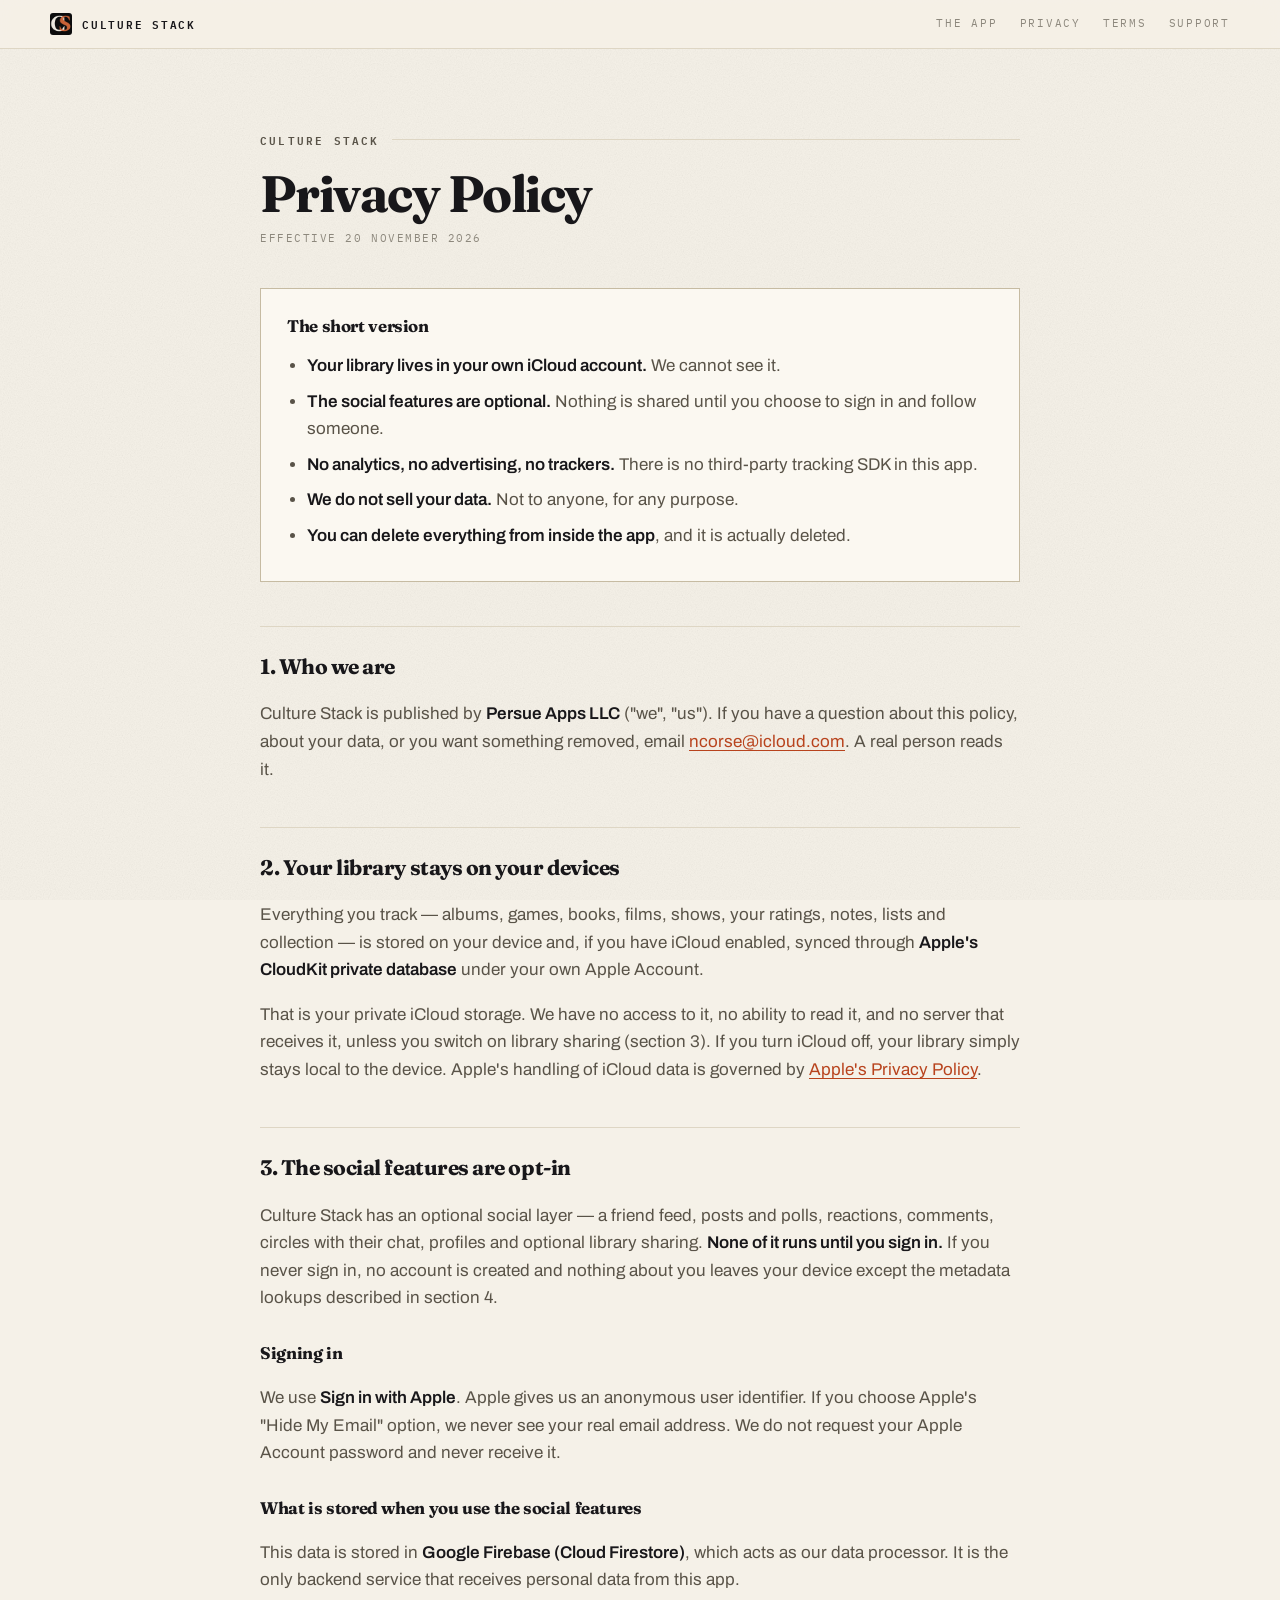
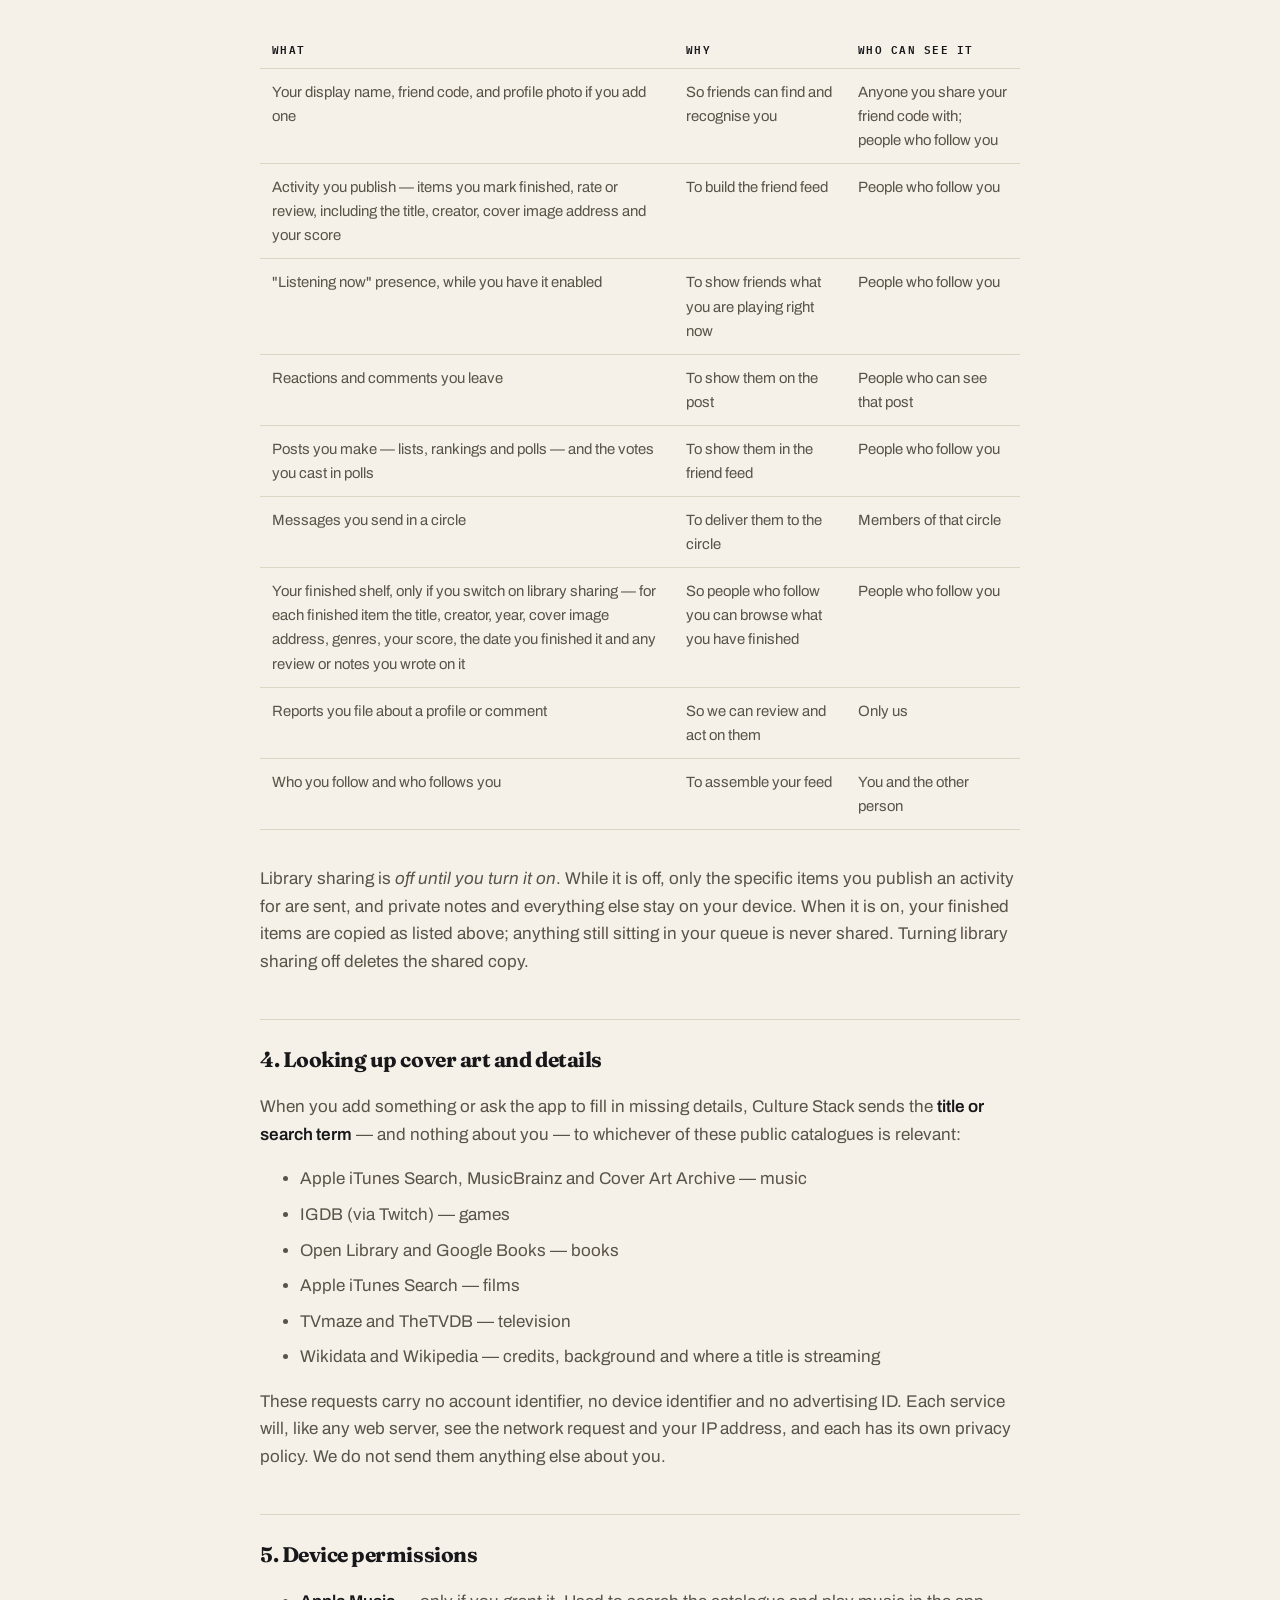
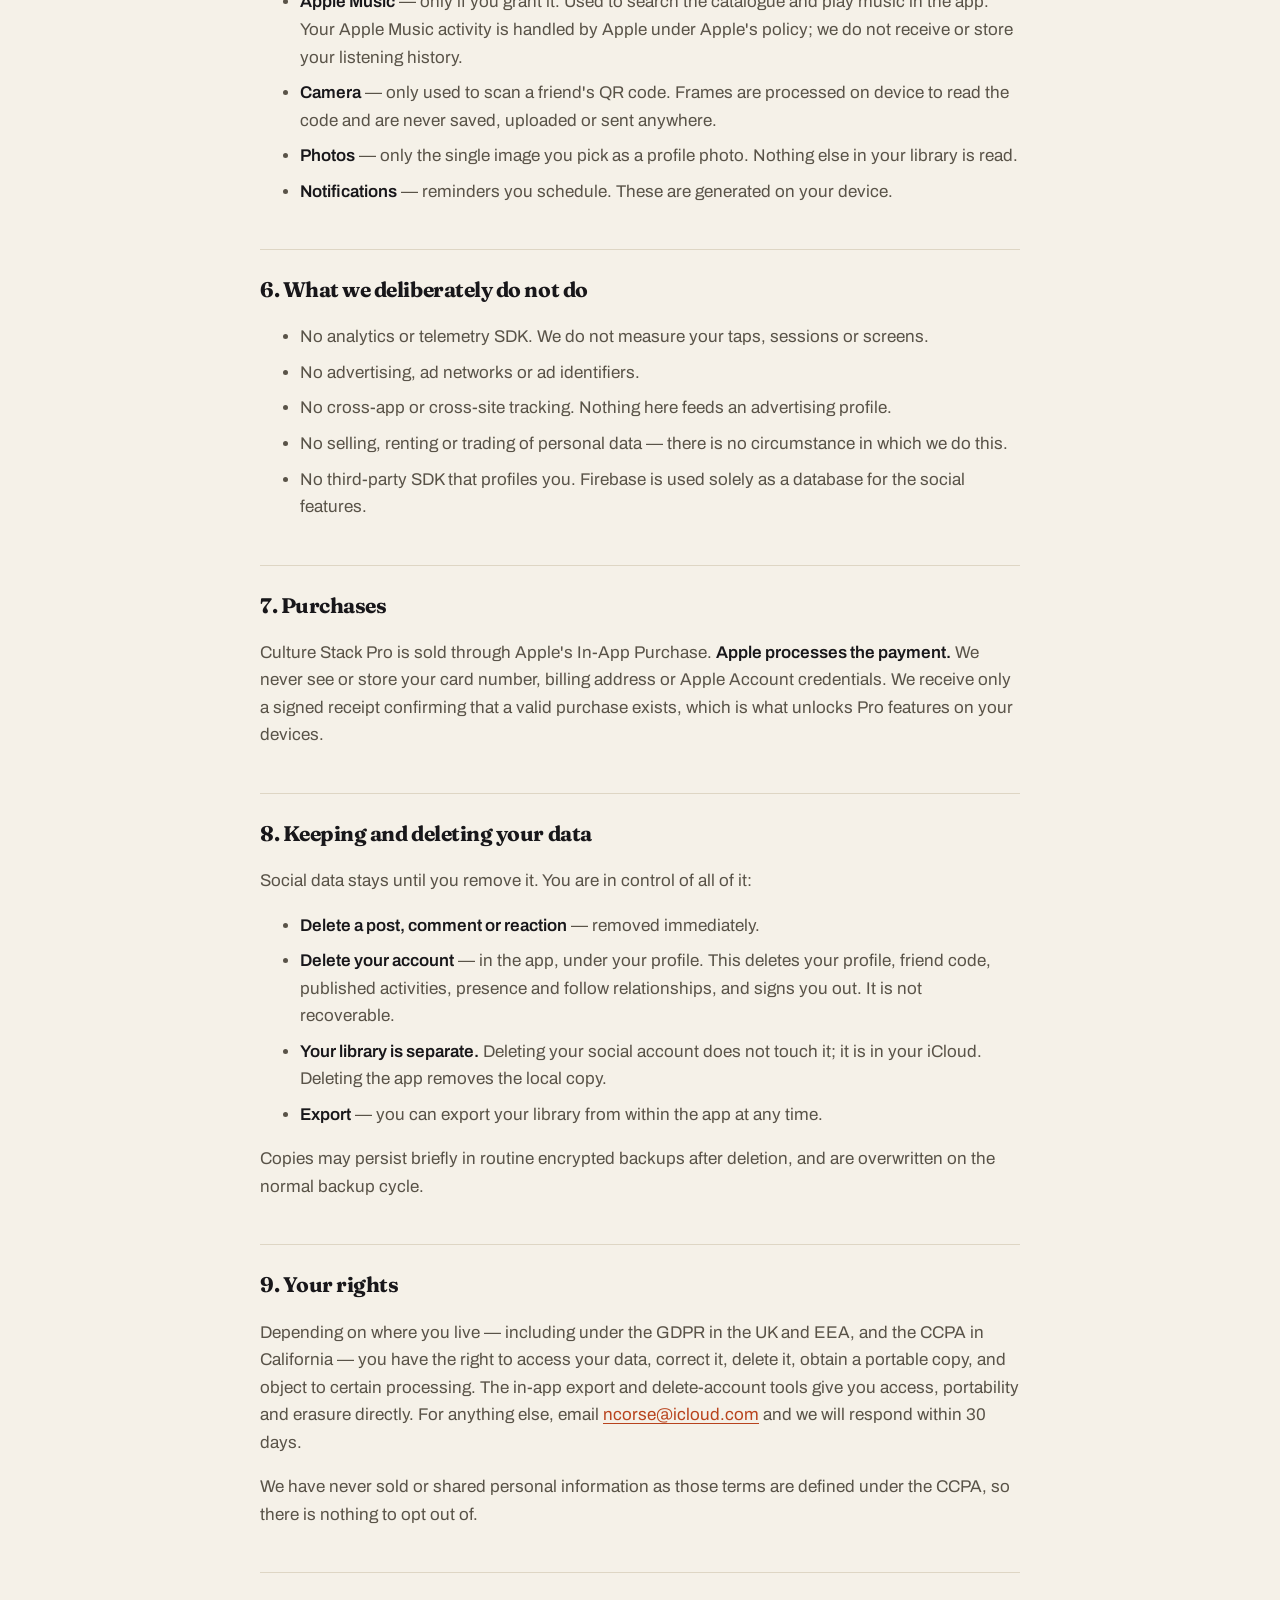
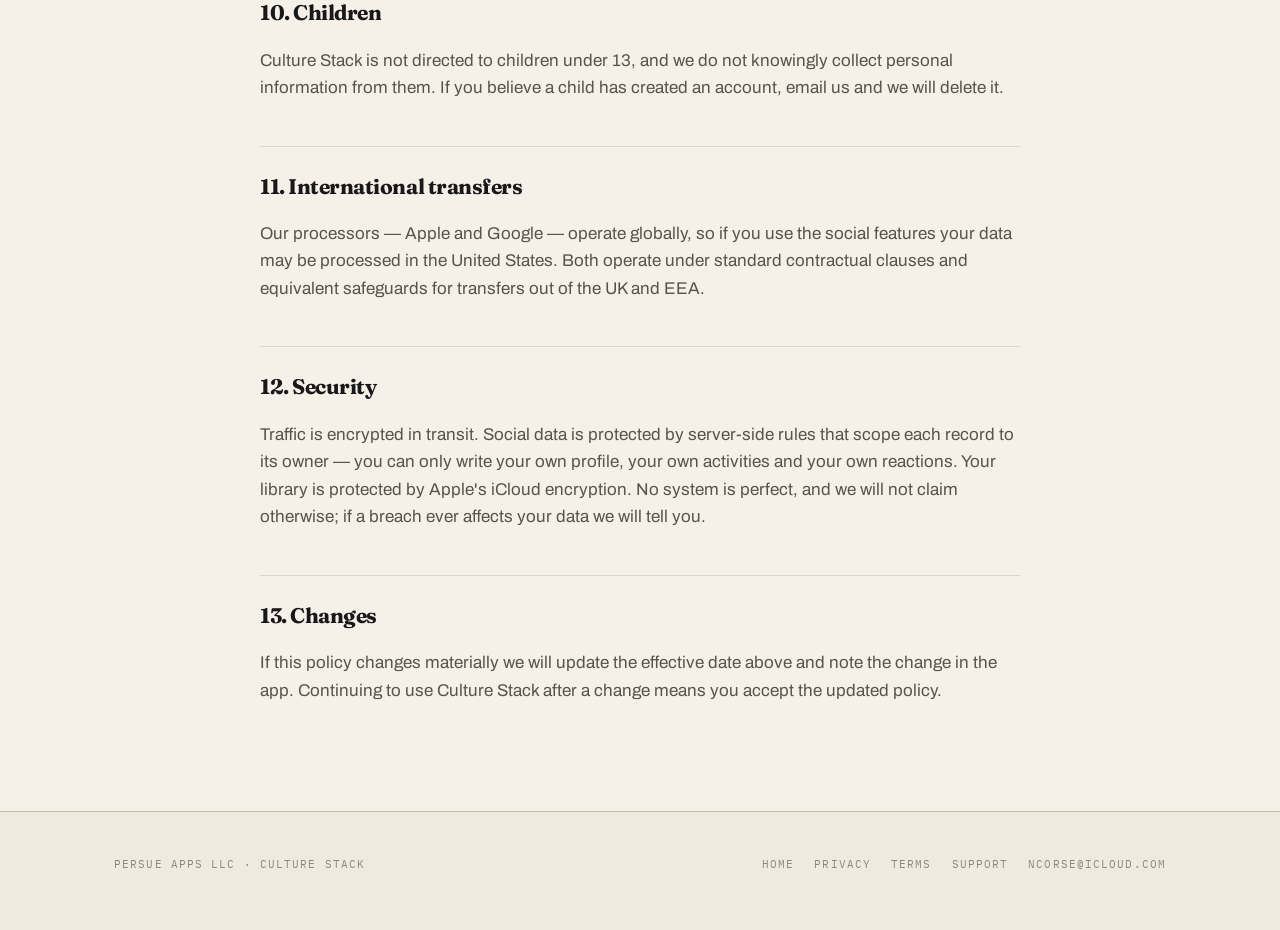
<file: privacy.html>
<!DOCTYPE html>
<html lang="en">
<head>
<meta charset="utf-8">
<title>Privacy Policy — Culture Stack</title>
<meta name="viewport" content="width=device-width, initial-scale=1">
<meta name="description" content="What Culture Stack stores, what it never touches, and how to delete all of it.">
<link rel="icon" href="./assets/icon.png">
<link rel="preconnect" href="https://fonts.googleapis.com">
<link rel="preconnect" href="https://fonts.gstatic.com" crossorigin>
<link href="https://fonts.googleapis.com/css2?family=Fraunces:ital,opsz,wght@0,9..144,500..800;1,9..144,400..700&family=Archivo:wght@400;500;600&family=IBM+Plex+Mono:wght@400;500;600&display=swap" rel="stylesheet">
<link rel="stylesheet" href="./style.css">
</head>
<body>
<div class="shell">

<header class="masthead">
  <div class="wrap masthead__row">
    <a class="masthead__brand" href="./">
      <img class="masthead__mark" src="./assets/icon.png" alt="">
      Culture Stack
    </a>
    <nav class="masthead__nav">
      <a href="./" class="opt">The app</a>
      <a href="./privacy.html">Privacy</a>
      <a href="./terms.html">Terms</a>
      <a href="./support.html">Support</a>
    </nav>
  </div>
</header>

<main class="wrap wrap--narrow legal">
<p class="eyebrow">Culture Stack</p>
  <h1>Privacy Policy</h1>
  <p class="updated">Effective 20 November 2026</p>


<div class="summary">
  <h2>The short version</h2>
  <ul>
    <li><strong>Your library lives in your own iCloud account.</strong> We cannot see it.</li>
    <li><strong>The social features are optional.</strong> Nothing is shared until you choose to sign in and follow someone.</li>
    <li><strong>No analytics, no advertising, no trackers.</strong> There is no third-party tracking SDK in this app.</li>
    <li><strong>We do not sell your data.</strong> Not to anyone, for any purpose.</li>
    <li><strong>You can delete everything from inside the app</strong>, and it is actually deleted.</li>
  </ul>
</div>

<h2>1. Who we are</h2>
<p>
  Culture Stack is published by <strong>Persue Apps LLC</strong> ("we", "us"). If you have a question
  about this policy, about your data, or you want something removed, email
  <a href="mailto:ncorse@icloud.com">ncorse@icloud.com</a>. A real person reads it.
</p>

<h2>2. Your library stays on your devices</h2>
<p>
  Everything you track — albums, games, books, films, shows, your ratings, notes, lists and
  collection — is stored on your device and, if you have iCloud enabled, synced through
  <strong>Apple's CloudKit private database</strong> under your own Apple Account.
</p>
<p>
  That is your private iCloud storage. We have no access to it, no ability to read it, and no
  server that receives it, unless you switch on library sharing (section 3). If you turn iCloud off, your library simply stays local to the device.
  Apple's handling of iCloud data is governed by
  <a href="https://www.apple.com/legal/privacy/">Apple's Privacy Policy</a>.
</p>

<h2>3. The social features are opt-in</h2>
<p>
  Culture Stack has an optional social layer — a friend feed, posts and polls, reactions, comments,
  circles with their chat, profiles and optional library sharing. <strong>None of it runs until you sign in.</strong> If you never sign in, no account is
  created and nothing about you leaves your device except the metadata lookups described in
  section 4.
</p>

<h3>Signing in</h3>
<p>
  We use <strong>Sign in with Apple</strong>. Apple gives us an anonymous user identifier. If you
  choose Apple's "Hide My Email" option, we never see your real email address. We do not request
  your Apple Account password and never receive it.
</p>

<h3>What is stored when you use the social features</h3>
<p>
  This data is stored in <strong>Google Firebase (Cloud Firestore)</strong>, which acts as our data
  processor. It is the only backend service that receives personal data from this app.
</p>
<div class="scroll">
<table>
  <tr><th>What</th><th>Why</th><th>Who can see it</th></tr>
  <tr>
    <td>Your display name, friend code, and profile photo if you add one</td>
    <td>So friends can find and recognise you</td>
    <td>Anyone you share your friend code with; people who follow you</td>
  </tr>
  <tr>
    <td>Activity you publish — items you mark finished, rate or review, including the title,
        creator, cover image address and your score</td>
    <td>To build the friend feed</td>
    <td>People who follow you</td>
  </tr>
  <tr>
    <td>"Listening now" presence, while you have it enabled</td>
    <td>To show friends what you are playing right now</td>
    <td>People who follow you</td>
  </tr>
  <tr>
    <td>Reactions and comments you leave</td>
    <td>To show them on the post</td>
    <td>People who can see that post</td>
  </tr>
  <tr>
    <td>Posts you make — lists, rankings and polls — and the votes you cast in polls</td>
    <td>To show them in the friend feed</td>
    <td>People who follow you</td>
  </tr>
  <tr>
    <td>Messages you send in a circle</td>
    <td>To deliver them to the circle</td>
    <td>Members of that circle</td>
  </tr>
  <tr>
    <td>Your finished shelf, only if you switch on library sharing — for each finished item the
        title, creator, year, cover image address, genres, your score, the date you finished it
        and any review or notes you wrote on it</td>
    <td>So people who follow you can browse what you have finished</td>
    <td>People who follow you</td>
  </tr>
  <tr>
    <td>Reports you file about a profile or comment</td>
    <td>So we can review and act on them</td>
    <td>Only us</td>
  </tr>
  <tr>
    <td>Who you follow and who follows you</td>
    <td>To assemble your feed</td>
    <td>You and the other person</td>
  </tr>
</table>
</div>
<p>
  Library sharing is <em>off until you turn it on</em>. While it is off, only the specific items
  you publish an activity for are sent, and private notes and everything else stay on your device.
  When it is on, your finished items are copied as listed above; anything still sitting in your
  queue is never shared. Turning library sharing off deletes the shared copy.
</p>

<h2>4. Looking up cover art and details</h2>
<p>
  When you add something or ask the app to fill in missing details, Culture Stack sends the
  <strong>title or search term</strong> — and nothing about you — to whichever of these public
  catalogues is relevant:
</p>
<ul>
  <li>Apple iTunes Search, MusicBrainz and Cover Art Archive — music</li>
  <li>IGDB (via Twitch) — games</li>
  <li>Open Library and Google Books — books</li>
  <li>Apple iTunes Search — films</li>
  <li>TVmaze and TheTVDB — television</li>
  <li>Wikidata and Wikipedia — credits, background and where a title is streaming</li>
</ul>
<p>
  These requests carry no account identifier, no device identifier and no advertising ID. Each
  service will, like any web server, see the network request and your IP address, and each has its
  own privacy policy. We do not send them anything else about you.
</p>

<h2>5. Device permissions</h2>
<ul>
  <li>
    <strong>Apple Music</strong> — only if you grant it. Used to search the catalogue and play music
    in the app. Your Apple Music activity is handled by Apple under Apple's policy; we do not
    receive or store your listening history.
  </li>
  <li>
    <strong>Camera</strong> — only used to scan a friend's QR code. Frames are processed on device
    to read the code and are never saved, uploaded or sent anywhere.
  </li>
  <li>
    <strong>Photos</strong> — only the single image you pick as a profile photo. Nothing else in
    your library is read.
  </li>
  <li>
    <strong>Notifications</strong> — reminders you schedule. These are generated on your device.
  </li>
</ul>

<h2>6. What we deliberately do not do</h2>
<ul>
  <li>No analytics or telemetry SDK. We do not measure your taps, sessions or screens.</li>
  <li>No advertising, ad networks or ad identifiers.</li>
  <li>No cross-app or cross-site tracking. Nothing here feeds an advertising profile.</li>
  <li>No selling, renting or trading of personal data — there is no circumstance in which we do this.</li>
  <li>No third-party SDK that profiles you. Firebase is used solely as a database for the social features.</li>
</ul>

<h2>7. Purchases</h2>
<p>
  Culture Stack Pro is sold through Apple's In-App Purchase. <strong>Apple processes the
  payment.</strong> We never see or store your card number, billing address or Apple Account
  credentials. We receive only a signed receipt confirming that a valid purchase exists, which is
  what unlocks Pro features on your devices.
</p>

<h2>8. Keeping and deleting your data</h2>
<p>
  Social data stays until you remove it. You are in control of all of it:
</p>
<ul>
  <li><strong>Delete a post, comment or reaction</strong> — removed immediately.</li>
  <li>
    <strong>Delete your account</strong> — in the app, under your profile. This deletes your profile,
    friend code, published activities, presence and follow relationships, and signs you out. It is
    not recoverable.
  </li>
  <li>
    <strong>Your library is separate.</strong> Deleting your social account does not touch it; it is
    in your iCloud. Deleting the app removes the local copy.
  </li>
  <li>
    <strong>Export</strong> — you can export your library from within the app at any time.
  </li>
</ul>
<p>
  Copies may persist briefly in routine encrypted backups after deletion, and are overwritten on
  the normal backup cycle.
</p>

<h2>9. Your rights</h2>
<p>
  Depending on where you live — including under the GDPR in the UK and EEA, and the CCPA in
  California — you have the right to access your data, correct it, delete it, obtain a portable
  copy, and object to certain processing. The in-app export and delete-account tools give you
  access, portability and erasure directly. For anything else, email
  <a href="mailto:ncorse@icloud.com">ncorse@icloud.com</a> and we will respond within 30 days.
</p>
<p>
  We have never sold or shared personal information as those terms are defined under the CCPA, so
  there is nothing to opt out of.
</p>

<h2>10. Children</h2>
<p>
  Culture Stack is not directed to children under 13, and we do not knowingly collect personal
  information from them. If you believe a child has created an account, email us and we will delete
  it.
</p>

<h2>11. International transfers</h2>
<p>
  Our processors — Apple and Google — operate globally, so if you use the social features your data
  may be processed in the United States. Both operate under standard contractual clauses and
  equivalent safeguards for transfers out of the UK and EEA.
</p>

<h2>12. Security</h2>
<p>
  Traffic is encrypted in transit. Social data is protected by server-side rules that scope each
  record to its owner — you can only write your own profile, your own activities and your own
  reactions. Your library is protected by Apple's iCloud encryption. No system is perfect, and we
  will not claim otherwise; if a breach ever affects your data we will tell you.
</p>

<h2>13. Changes</h2>
<p>
  If this policy changes materially we will update the effective date above and note the change in
  the app. Continuing to use Culture Stack after a change means you accept the updated policy.
</p>
</main>

<footer class="site">
  <div class="wrap foot__grid">
    <div>Persue Apps LLC · Culture Stack</div>
    <div class="foot__links">
      <a href="./">Home</a>
      <a href="./privacy.html">Privacy</a>
      <a href="./terms.html">Terms</a>
      <a href="./support.html">Support</a>
      <a href="mailto:ncorse@icloud.com">ncorse@icloud.com</a>
    </div>
  </div>
</footer>

</div>
</body>
</html>
</file>
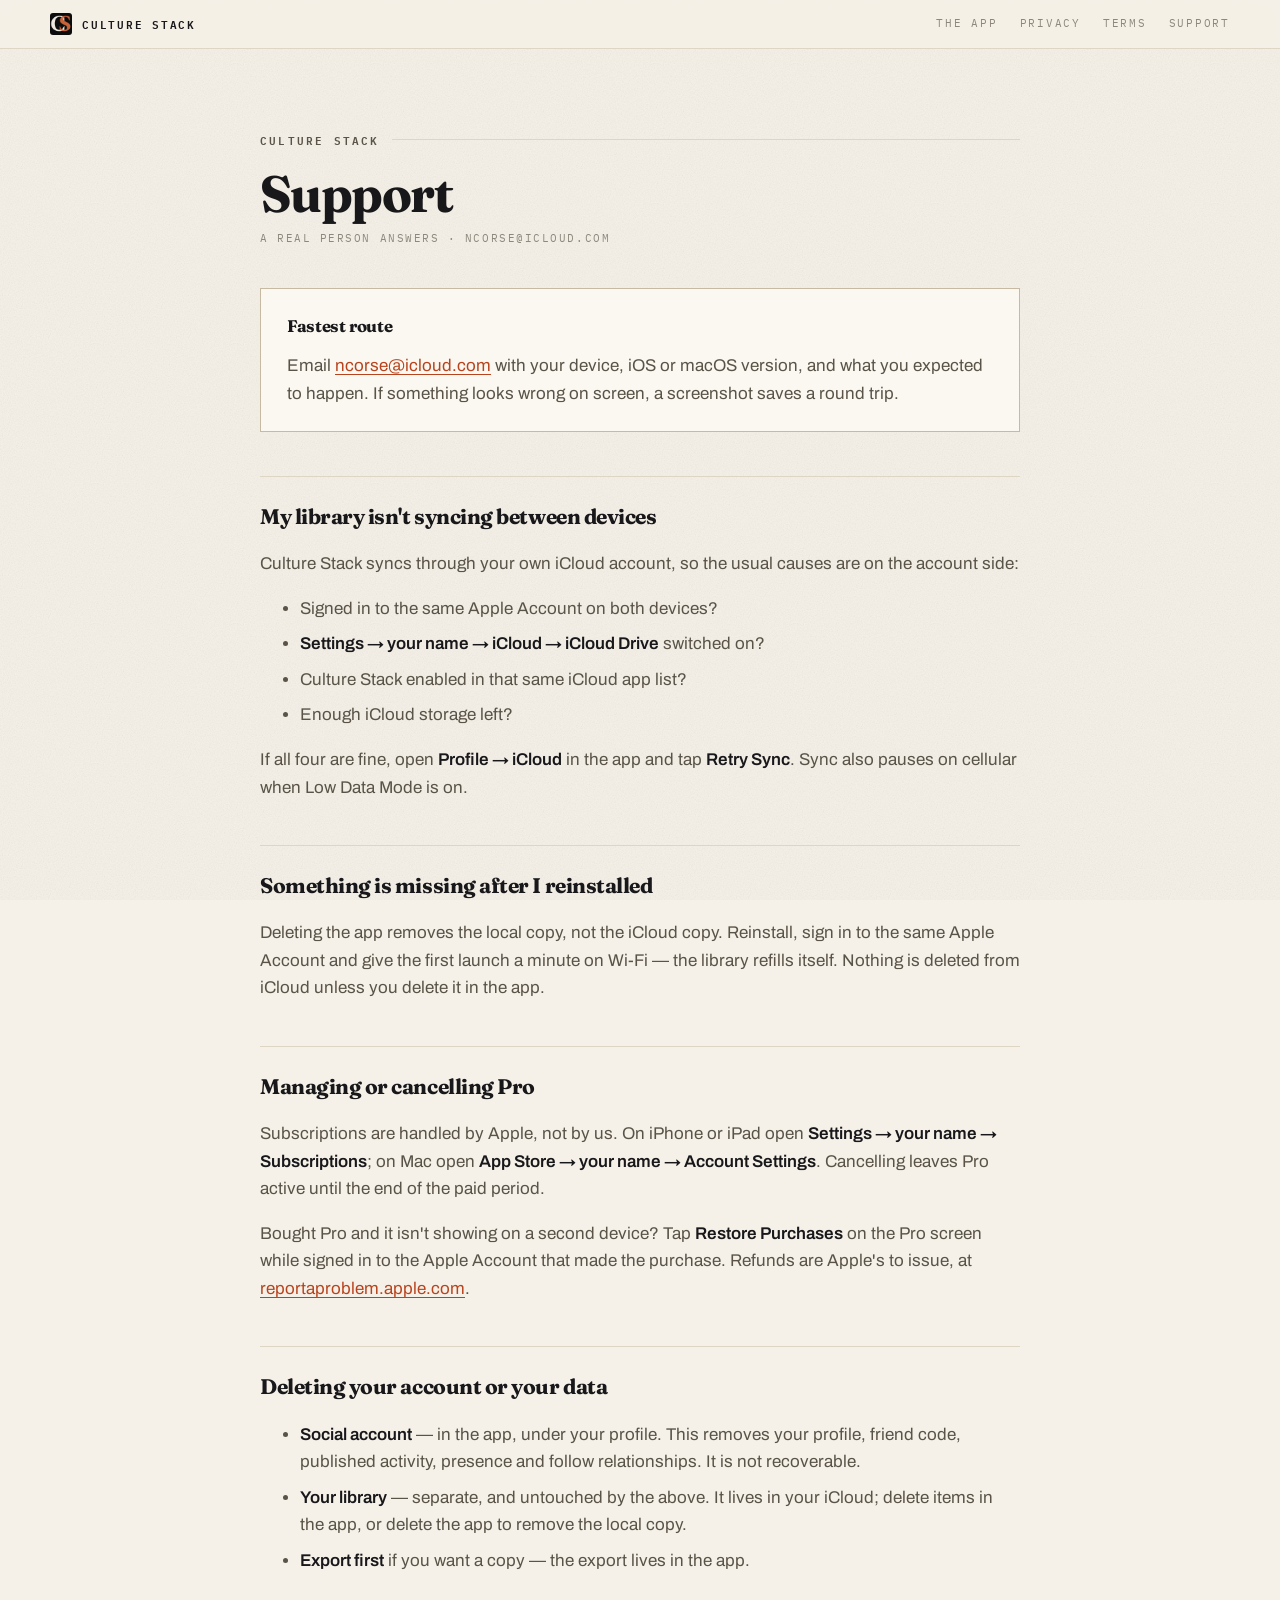
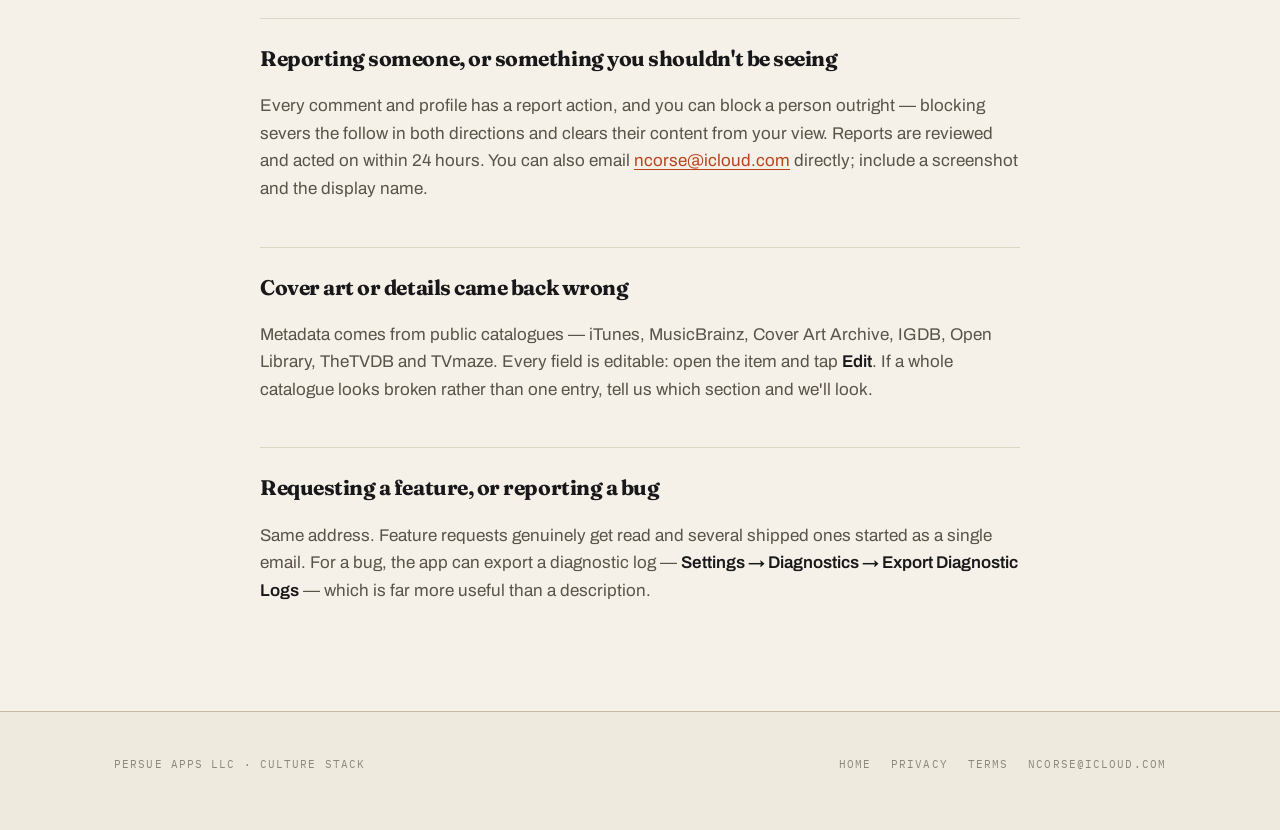
<file: support.html>
<!DOCTYPE html>
<html lang="en">
<head>
<meta charset="utf-8">
<title>Support — Culture Stack</title>
<meta name="viewport" content="width=device-width, initial-scale=1">
<meta name="description" content="Help for Culture Stack — sync questions, subscriptions, account deletion, reporting content, and how to reach a real person.">
<link rel="icon" href="./assets/icon.png">
<link rel="preconnect" href="https://fonts.googleapis.com">
<link rel="preconnect" href="https://fonts.gstatic.com" crossorigin>
<link href="https://fonts.googleapis.com/css2?family=Fraunces:ital,opsz,wght@0,9..144,500..800;1,9..144,400..700&family=Archivo:wght@400;500;600&family=IBM+Plex+Mono:wght@400;500;600&display=swap" rel="stylesheet">
<link rel="stylesheet" href="./style.css">
</head>
<body>
<div class="shell">

<header class="masthead">
  <div class="wrap masthead__row">
    <a class="masthead__brand" href="./">
      <img class="masthead__mark" src="./assets/icon.png" alt="">
      Culture Stack
    </a>
    <nav class="masthead__nav">
      <a href="./" class="opt">The app</a>
      <a href="./privacy.html">Privacy</a>
      <a href="./terms.html">Terms</a>
      <a href="./support.html">Support</a>
    </nav>
  </div>
</header>

<main class="wrap wrap--narrow legal">

<p class="eyebrow">Culture Stack</p>
<h1>Support</h1>
<p class="updated">A real person answers · ncorse@icloud.com</p>

<div class="summary">
  <h2>Fastest route</h2>
  <p style="margin:0">
    Email <a href="mailto:ncorse@icloud.com?subject=Culture%20Stack%20support">ncorse@icloud.com</a>
    with your device, iOS or macOS version, and what you expected to happen. If something looks
    wrong on screen, a screenshot saves a round trip.
  </p>
</div>

<h2>My library isn't syncing between devices</h2>
<p>
  Culture Stack syncs through your own iCloud account, so the usual causes are on the account side:
</p>
<ul>
  <li>Signed in to the same Apple Account on both devices?</li>
  <li><strong>Settings → your name → iCloud → iCloud Drive</strong> switched on?</li>
  <li>Culture Stack enabled in that same iCloud app list?</li>
  <li>Enough iCloud storage left?</li>
</ul>
<p>
  If all four are fine, open <strong>Profile → iCloud</strong> in the app and tap
  <strong>Retry Sync</strong>. Sync also pauses on cellular when Low Data Mode is on.
</p>

<h2>Something is missing after I reinstalled</h2>
<p>
  Deleting the app removes the local copy, not the iCloud copy. Reinstall, sign in to the same
  Apple Account and give the first launch a minute on Wi-Fi — the library refills itself. Nothing
  is deleted from iCloud unless you delete it in the app.
</p>

<h2>Managing or cancelling Pro</h2>
<p>
  Subscriptions are handled by Apple, not by us. On iPhone or iPad open
  <strong>Settings → your name → Subscriptions</strong>; on Mac open
  <strong>App Store → your name → Account Settings</strong>. Cancelling leaves Pro active until the
  end of the paid period.
</p>
<p>
  Bought Pro and it isn't showing on a second device? Tap <strong>Restore Purchases</strong> on the
  Pro screen while signed in to the Apple Account that made the purchase. Refunds are Apple's to
  issue, at <a href="https://reportaproblem.apple.com">reportaproblem.apple.com</a>.
</p>

<h2>Deleting your account or your data</h2>
<ul>
  <li><strong>Social account</strong> — in the app, under your profile. This removes your profile,
    friend code, published activity, presence and follow relationships. It is not recoverable.</li>
  <li><strong>Your library</strong> — separate, and untouched by the above. It lives in your iCloud;
    delete items in the app, or delete the app to remove the local copy.</li>
  <li><strong>Export first</strong> if you want a copy — the export lives in the app.</li>
</ul>

<h2>Reporting someone, or something you shouldn't be seeing</h2>
<p>
  Every comment and profile has a report action, and you can block a person outright — blocking
  severs the follow in both directions and clears their content from your view. Reports are
  reviewed and acted on within 24 hours. You can also email
  <a href="mailto:ncorse@icloud.com?subject=Culture%20Stack%20report">ncorse@icloud.com</a>
  directly; include a screenshot and the display name.
</p>

<h2>Cover art or details came back wrong</h2>
<p>
  Metadata comes from public catalogues — iTunes, MusicBrainz, Cover Art Archive, IGDB, Open Library,
  TheTVDB and TVmaze. Every field is editable: open the item and tap <strong>Edit</strong>. If a
  whole catalogue looks broken rather than one entry, tell us which section and we'll look.
</p>

<h2>Requesting a feature, or reporting a bug</h2>
<p>
  Same address. Feature requests genuinely get read and several shipped ones started as a single
  email. For a bug, the app can export a diagnostic log — <strong>Settings → Diagnostics →
  Export Diagnostic Logs</strong> — which is far more useful than a description.
</p>

</main>

<footer class="site">
  <div class="wrap foot__grid">
    <div>Persue Apps LLC · Culture Stack</div>
    <div class="foot__links">
      <a href="./">Home</a>
      <a href="./privacy.html">Privacy</a>
      <a href="./terms.html">Terms</a>
      <a href="mailto:ncorse@icloud.com">ncorse@icloud.com</a>
    </div>
  </div>
</footer>

</div>
</body>
</html>
</file>
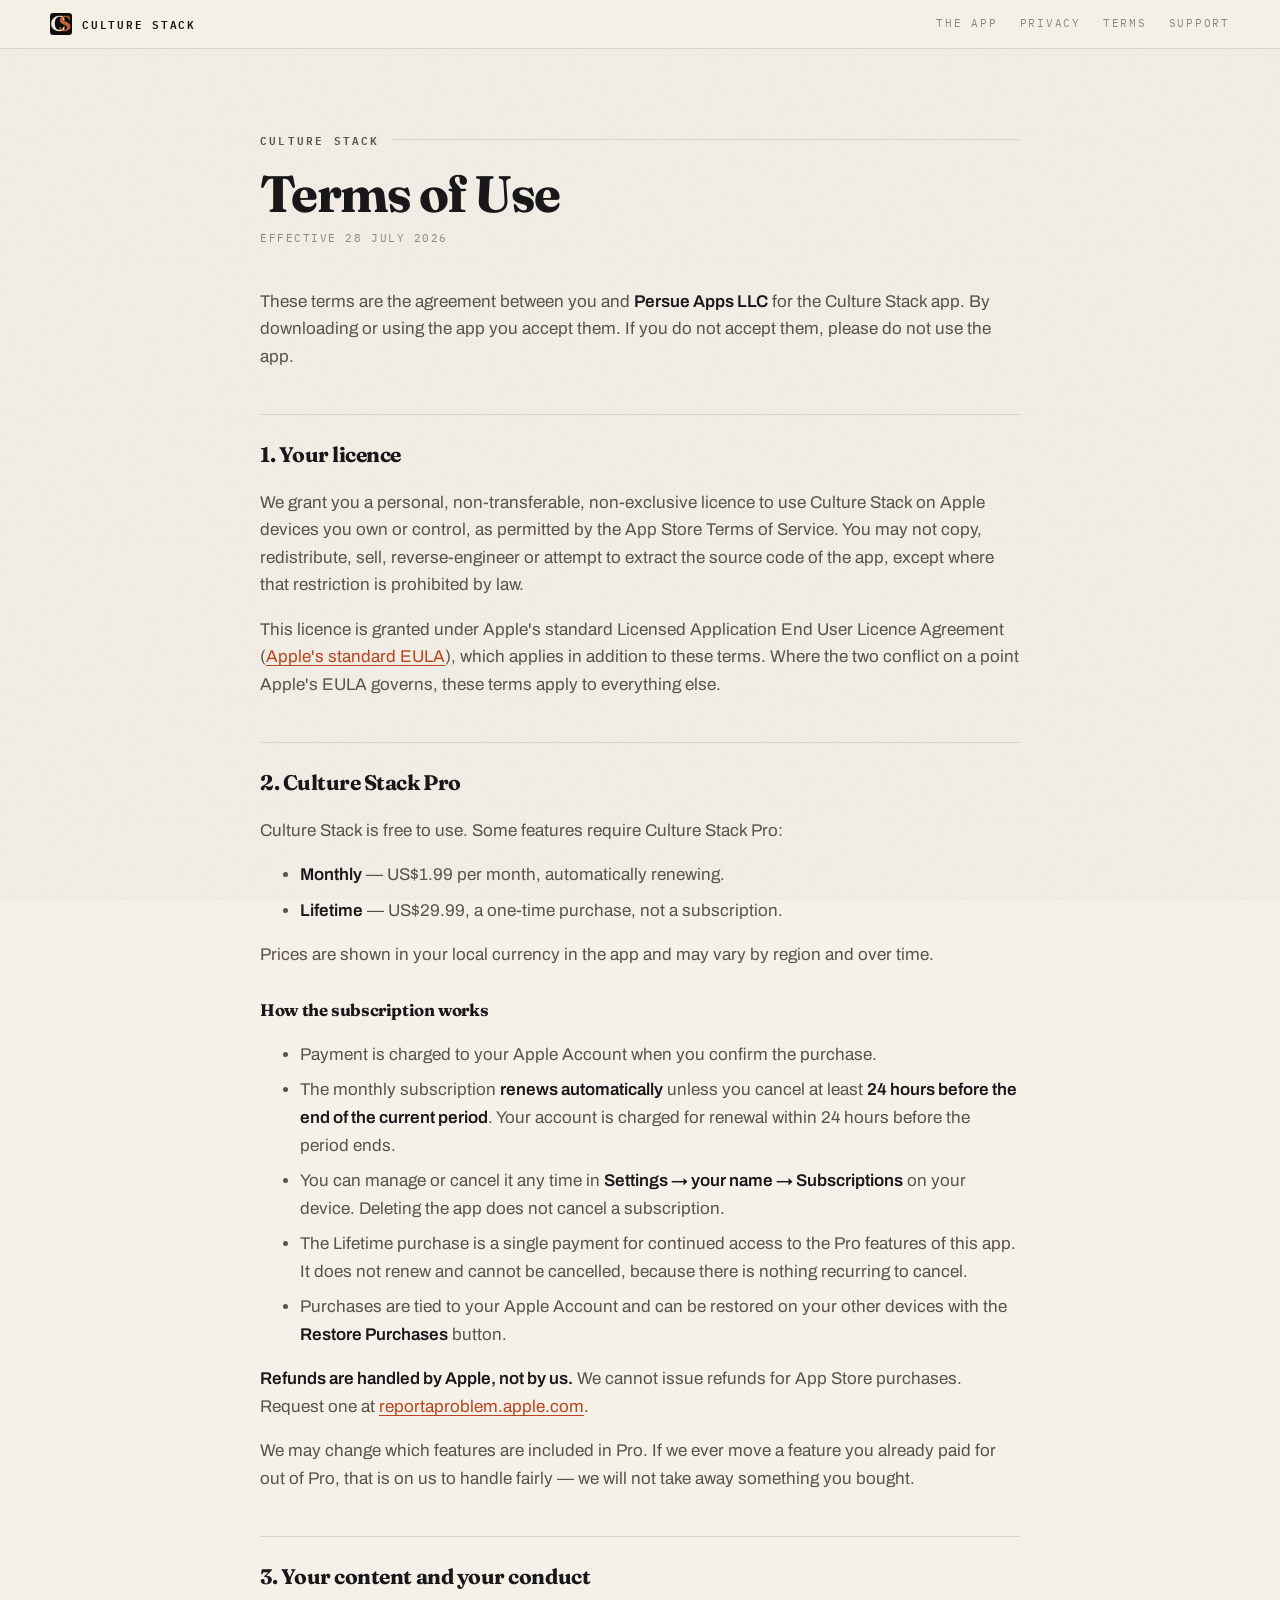
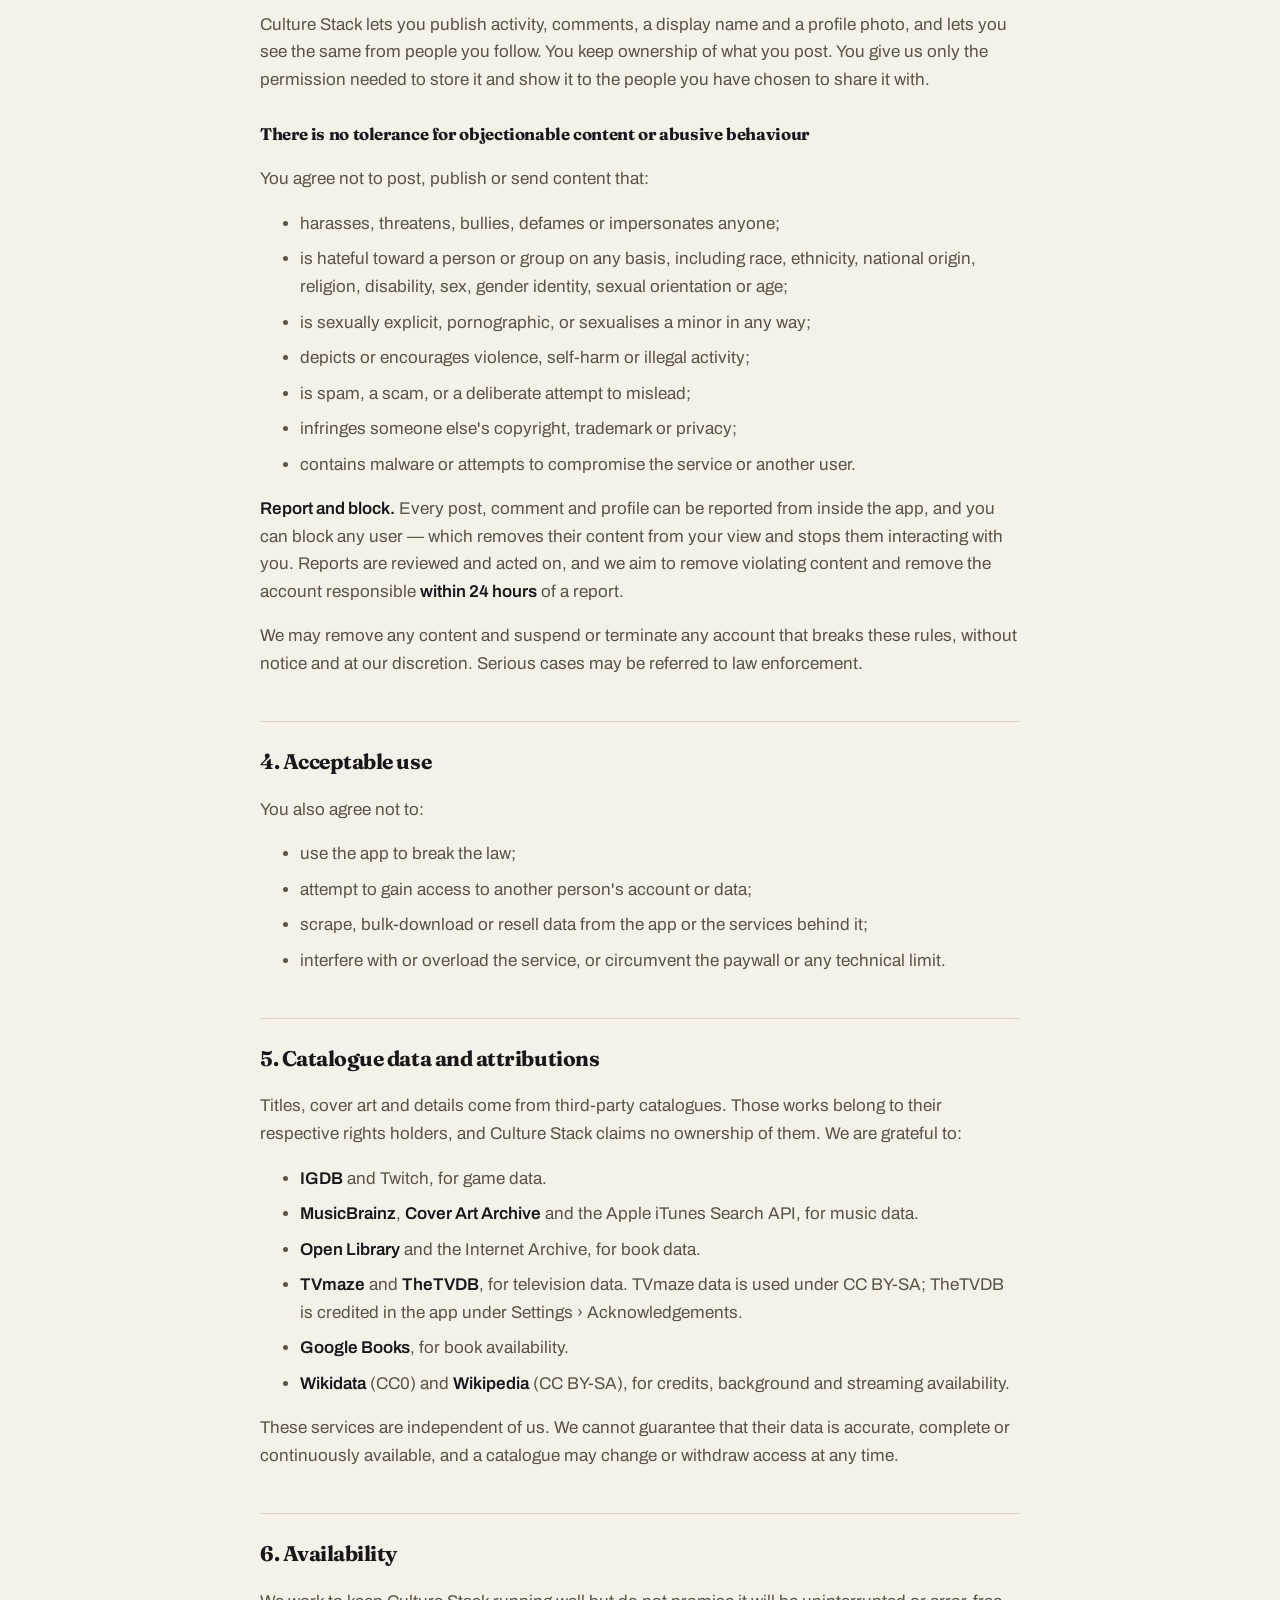
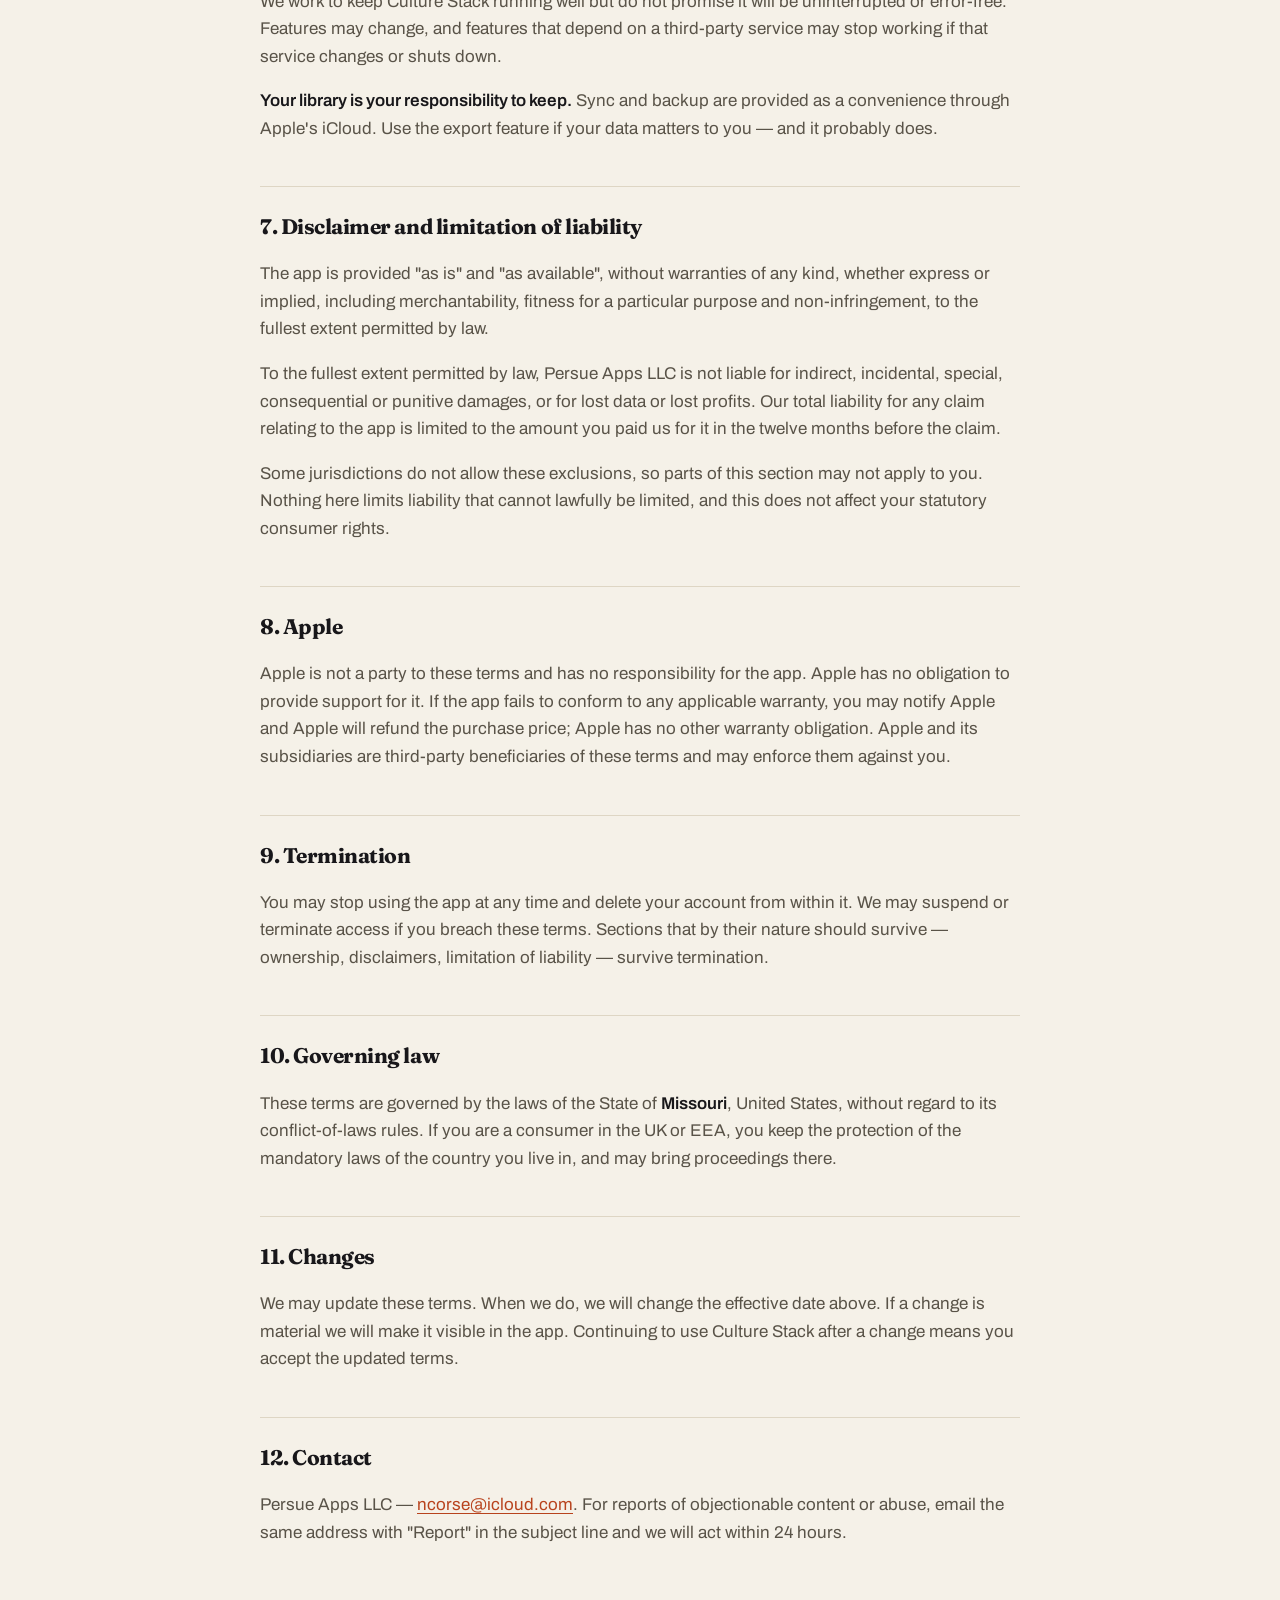
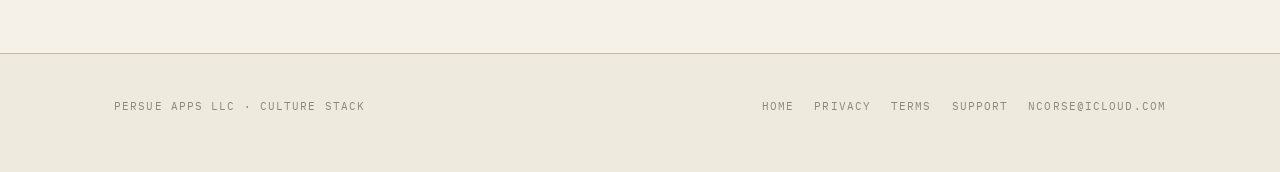
<file: terms.html>
<!DOCTYPE html>
<html lang="en">
<head>
<meta charset="utf-8">
<title>Terms of Use — Culture Stack</title>
<meta name="viewport" content="width=device-width, initial-scale=1">
<meta name="description" content="Licence, subscription terms, and the rules for the social features in Culture Stack.">
<link rel="icon" href="./assets/icon.png">
<link rel="preconnect" href="https://fonts.googleapis.com">
<link rel="preconnect" href="https://fonts.gstatic.com" crossorigin>
<link href="https://fonts.googleapis.com/css2?family=Fraunces:ital,opsz,wght@0,9..144,500..800;1,9..144,400..700&family=Archivo:wght@400;500;600&family=IBM+Plex+Mono:wght@400;500;600&display=swap" rel="stylesheet">
<link rel="stylesheet" href="./style.css">
</head>
<body>
<div class="shell">

<header class="masthead">
  <div class="wrap masthead__row">
    <a class="masthead__brand" href="./">
      <img class="masthead__mark" src="./assets/icon.png" alt="">
      Culture Stack
    </a>
    <nav class="masthead__nav">
      <a href="./" class="opt">The app</a>
      <a href="./privacy.html">Privacy</a>
      <a href="./terms.html">Terms</a>
      <a href="./support.html">Support</a>
    </nav>
  </div>
</header>

<main class="wrap wrap--narrow legal">
<p class="eyebrow">Culture Stack</p>
  <h1>Terms of Use</h1>
  <p class="updated">Effective 28 July 2026</p>


<p>
  These terms are the agreement between you and <strong>Persue Apps LLC</strong> for the Culture
  Stack app. By downloading or using the app you accept them. If you do not accept them, please do
  not use the app.
</p>

<h2>1. Your licence</h2>
<p>
  We grant you a personal, non-transferable, non-exclusive licence to use Culture Stack on Apple
  devices you own or control, as permitted by the App Store Terms of Service. You may not copy,
  redistribute, sell, reverse-engineer or attempt to extract the source code of the app, except
  where that restriction is prohibited by law.
</p>
<p>
  This licence is granted under Apple's standard Licensed Application End User Licence Agreement
  (<a href="https://www.apple.com/legal/internet-services/itunes/dev/stdeula/">Apple's standard
  EULA</a>), which applies in addition to these terms. Where the two conflict on a point Apple's
  EULA governs, these terms apply to everything else.
</p>

<h2>2. Culture Stack Pro</h2>
<p>Culture Stack is free to use. Some features require Culture Stack Pro:</p>
<ul>
  <li><strong>Monthly</strong> — US$1.99 per month, automatically renewing.</li>
  <li><strong>Lifetime</strong> — US$29.99, a one-time purchase, not a subscription.</li>
</ul>
<p>Prices are shown in your local currency in the app and may vary by region and over time.</p>

<div class="callout">
  <h3>How the subscription works</h3>
  <ul>
    <li>Payment is charged to your Apple Account when you confirm the purchase.</li>
    <li>
      The monthly subscription <strong>renews automatically</strong> unless you cancel at least
      <strong>24 hours before the end of the current period</strong>. Your account is charged for
      renewal within 24 hours before the period ends.
    </li>
    <li>
      You can manage or cancel it any time in <strong>Settings → your name → Subscriptions</strong>
      on your device. Deleting the app does not cancel a subscription.
    </li>
    <li>
      The Lifetime purchase is a single payment for continued access to the Pro features of this
      app. It does not renew and cannot be cancelled, because there is nothing recurring to cancel.
    </li>
    <li>
      Purchases are tied to your Apple Account and can be restored on your other devices with the
      <strong>Restore Purchases</strong> button.
    </li>
  </ul>
</div>

<p>
  <strong>Refunds are handled by Apple, not by us.</strong> We cannot issue refunds for App Store
  purchases. Request one at <a href="https://reportaproblem.apple.com">reportaproblem.apple.com</a>.
</p>
<p>
  We may change which features are included in Pro. If we ever move a feature you already paid for
  out of Pro, that is on us to handle fairly — we will not take away something you bought.
</p>

<h2>3. Your content and your conduct</h2>
<p>
  Culture Stack lets you publish activity, comments, a display name and a profile photo, and lets
  you see the same from people you follow. You keep ownership of what you post. You give us only
  the permission needed to store it and show it to the people you have chosen to share it with.
</p>

<div class="callout">
  <h3>There is no tolerance for objectionable content or abusive behaviour</h3>
  <p>You agree not to post, publish or send content that:</p>
  <ul>
    <li>harasses, threatens, bullies, defames or impersonates anyone;</li>
    <li>is hateful toward a person or group on any basis, including race, ethnicity, national
        origin, religion, disability, sex, gender identity, sexual orientation or age;</li>
    <li>is sexually explicit, pornographic, or sexualises a minor in any way;</li>
    <li>depicts or encourages violence, self-harm or illegal activity;</li>
    <li>is spam, a scam, or a deliberate attempt to mislead;</li>
    <li>infringes someone else's copyright, trademark or privacy;</li>
    <li>contains malware or attempts to compromise the service or another user.</li>
  </ul>
  <p>
    <strong>Report and block.</strong> Every post, comment and profile can be reported from inside
    the app, and you can block any user — which removes their content from your view and stops them
    interacting with you. Reports are reviewed and acted on, and we aim to remove violating content
    and remove the account responsible <strong>within 24 hours</strong> of a report.
  </p>
  <p>
    We may remove any content and suspend or terminate any account that breaks these rules, without
    notice and at our discretion. Serious cases may be referred to law enforcement.
  </p>
</div>

<h2>4. Acceptable use</h2>
<p>You also agree not to:</p>
<ul>
  <li>use the app to break the law;</li>
  <li>attempt to gain access to another person's account or data;</li>
  <li>scrape, bulk-download or resell data from the app or the services behind it;</li>
  <li>interfere with or overload the service, or circumvent the paywall or any technical limit.</li>
</ul>

<h2>5. Catalogue data and attributions</h2>
<p>
  Titles, cover art and details come from third-party catalogues. Those works belong to their
  respective rights holders, and Culture Stack claims no ownership of them. We are grateful to:
</p>
<ul>
  <li><strong>IGDB</strong> and Twitch, for game data.</li>
  <li><strong>MusicBrainz</strong>, <strong>Cover Art Archive</strong> and
      the Apple iTunes Search API, for music data.</li>
  <li><strong>Open Library</strong> and the Internet Archive, for book data.</li>
  <li><strong>TVmaze</strong> and <strong>TheTVDB</strong>, for television data. TVmaze data is used
      under CC BY-SA; TheTVDB is credited in the app under Settings &rsaquo; Acknowledgements.</li>
  <li><strong>Google Books</strong>, for book availability.</li>
  <li><strong>Wikidata</strong> (CC0) and <strong>Wikipedia</strong> (CC BY-SA), for credits,
      background and streaming availability.</li>
</ul>
<p>
  These services are independent of us. We cannot guarantee that their data is accurate, complete
  or continuously available, and a catalogue may change or withdraw access at any time.
</p>

<h2>6. Availability</h2>
<p>
  We work to keep Culture Stack running well but do not promise it will be uninterrupted or
  error-free. Features may change, and features that depend on a third-party service may stop
  working if that service changes or shuts down.
</p>
<p>
  <strong>Your library is your responsibility to keep.</strong> Sync and backup are provided as a
  convenience through Apple's iCloud. Use the export feature if your data matters to you — and it
  probably does.
</p>

<h2>7. Disclaimer and limitation of liability</h2>
<p>
  The app is provided "as is" and "as available", without warranties of any kind, whether express or
  implied, including merchantability, fitness for a particular purpose and non-infringement, to the
  fullest extent permitted by law.
</p>
<p>
  To the fullest extent permitted by law, Persue Apps LLC is not liable for indirect, incidental,
  special, consequential or punitive damages, or for lost data or lost profits. Our total liability
  for any claim relating to the app is limited to the amount you paid us for it in the twelve
  months before the claim.
</p>
<p>
  Some jurisdictions do not allow these exclusions, so parts of this section may not apply to you.
  Nothing here limits liability that cannot lawfully be limited, and this does not affect your
  statutory consumer rights.
</p>

<h2>8. Apple</h2>
<p>
  Apple is not a party to these terms and has no responsibility for the app. Apple has no obligation
  to provide support for it. If the app fails to conform to any applicable warranty, you may notify
  Apple and Apple will refund the purchase price; Apple has no other warranty obligation.
  Apple and its subsidiaries are third-party beneficiaries of these terms and may enforce them
  against you.
</p>

<h2>9. Termination</h2>
<p>
  You may stop using the app at any time and delete your account from within it. We may suspend or
  terminate access if you breach these terms. Sections that by their nature should survive —
  ownership, disclaimers, limitation of liability — survive termination.
</p>

<h2>10. Governing law</h2>
<p>
  These terms are governed by the laws of the State of <strong>Missouri</strong>, United States, without regard to its conflict-of-laws rules. If you are a
  consumer in the UK or EEA, you keep the protection of the mandatory laws of the country you live
  in, and may bring proceedings there.
</p>

<h2>11. Changes</h2>
<p>
  We may update these terms. When we do, we will change the effective date above. If a change is
  material we will make it visible in the app. Continuing to use Culture Stack after a change means
  you accept the updated terms.
</p>

<h2>12. Contact</h2>
<p>
  Persue Apps LLC — <a href="mailto:ncorse@icloud.com">ncorse@icloud.com</a>. For reports of
  objectionable content or abuse, email the same address with "Report" in the subject line and we
  will act within 24 hours.
</p>
</main>

<footer class="site">
  <div class="wrap foot__grid">
    <div>Persue Apps LLC · Culture Stack</div>
    <div class="foot__links">
      <a href="./">Home</a>
      <a href="./privacy.html">Privacy</a>
      <a href="./terms.html">Terms</a>
      <a href="./support.html">Support</a>
      <a href="mailto:ncorse@icloud.com">ncorse@icloud.com</a>
    </div>
  </div>
</footer>

</div>
</body>
</html>
</file>
<file: site.css>
:root{
  --bg:#14181C; --bg2:#181D22; --surface:#1E242B; --surface2:#252C34; --line:rgba(255,255,255,.08); --line2:rgba(255,255,255,.14);
  --text:#EEF2F6; --muted:#97A3B0; --dim:#6B7783;
  --accent:#F2742B; --accent2:#FF8F4D;
  --music:#F2742B; --games:#A06BFF; --books:#2FC46B; --film:#F2B82B; --tv:#3C8CFF;
  --r:18px; --maxw:1180px;
  --ease:cubic-bezier(.2,.7,.2,1);
  color-scheme:dark;
}
*,*::before,*::after{box-sizing:border-box}
html{scroll-behavior:smooth;-webkit-text-size-adjust:100%;overflow-x:clip}
body{margin:0;background:var(--bg);color:var(--text);font:400 17px/1.6 Inter,system-ui,-apple-system,"Segoe UI",sans-serif;-webkit-font-smoothing:antialiased;overflow-x:hidden}
img{max-width:100%;display:block}
a{color:inherit}
h1,h2,h3{margin:0;letter-spacing:-.025em;line-height:1.05}
h2{font-size:clamp(2rem,4.6vw,3.4rem);font-weight:800}
h3{font-size:1.08rem;font-weight:700;letter-spacing:-.01em}
p{margin:0}
.wrap{width:min(var(--maxw),100% - 40px);margin-inline:auto}
.wrap--narrow{width:min(820px,100% - 40px)}
.skip{position:absolute;left:-999px;top:8px;background:var(--accent);color:#000;padding:8px 14px;border-radius:8px;z-index:100}
.skip:focus{left:8px}
:focus-visible{outline:2px solid var(--accent);outline-offset:3px;border-radius:6px}
section{position:relative;padding:clamp(80px,11vw,140px) 0}
.eyebrow{display:inline-flex;align-items:center;gap:10px;font-size:.8rem;font-weight:700;letter-spacing:.14em;text-transform:uppercase;color:var(--accent);margin-bottom:18px}
.new{background:var(--accent);color:#14181C;padding:3px 8px;border-radius:999px;font-size:.7rem;letter-spacing:.08em}
.lede{color:var(--muted);font-size:clamp(1.02rem,1.5vw,1.18rem);line-height:1.65;max-width:60ch;margin-top:18px}
.sec-head{margin-bottom:56px}
.sec-head--center{text-align:center}
.sec-head--center .lede{margin-inline:auto}
.fineprint{color:var(--dim);font-size:.82rem;margin-top:18px}
.center{text-align:center}
.muted{color:var(--muted)} .small{font-size:.86rem;margin-top:14px}

/* buttons */
.btn{display:inline-flex;align-items:center;gap:10px;font-weight:700;font-size:.98rem;text-decoration:none;padding:14px 22px;border-radius:14px;border:1px solid var(--line2);background:transparent;color:var(--text);cursor:pointer;transition:transform .25s var(--ease),background .25s,border-color .25s,box-shadow .25s}
.btn:hover{transform:translateY(-2px);border-color:rgba(255,255,255,.3)}
.btn--accent{background:var(--accent);border-color:var(--accent);color:#16110D;box-shadow:0 10px 30px -10px rgba(242,116,43,.6)}
.btn--accent:hover{background:var(--accent2);box-shadow:0 16px 40px -12px rgba(242,116,43,.75)}
.btn--sm{padding:9px 16px;font-size:.88rem;border-radius:11px}
.btn--lg{padding:16px 34px;font-size:1.08rem;border-radius:16px}
.appstore{display:inline-flex;align-items:center;gap:12px;background:#fff;color:#000;text-decoration:none;padding:10px 22px 10px 18px;border-radius:14px;font-weight:700;font-size:1.3rem;line-height:1;transition:transform .25s var(--ease),box-shadow .25s}
.appstore small{display:block;font-size:.68rem;font-weight:500;margin-bottom:3px;letter-spacing:.01em}
.appstore:hover{transform:translateY(-2px);box-shadow:0 14px 40px -12px rgba(255,255,255,.35)}
.appstore--lg{font-size:1.5rem;padding:13px 28px 13px 22px;margin-top:34px}

/* nav */
.nav{position:fixed;inset:0 0 auto;z-index:50;transition:background .3s,border-color .3s,backdrop-filter .3s;border-bottom:1px solid transparent}
.nav.is-scrolled{background:rgba(20,24,28,.78);backdrop-filter:saturate(1.6) blur(18px);-webkit-backdrop-filter:saturate(1.6) blur(18px);border-color:var(--line)}
.nav__row{display:flex;align-items:center;gap:28px;height:68px}
.brand{display:flex;align-items:center;gap:10px;text-decoration:none;font-weight:800;letter-spacing:-.02em;font-size:1.05rem}
.brand img{border-radius:8px}
.nav__links{display:flex;gap:26px;margin-left:auto}
.nav__links a{text-decoration:none;color:var(--muted);font-weight:600;font-size:.92rem;transition:color .2s}
.nav__links a:hover{color:var(--text)}
@media (max-width:860px){.nav__links{display:none}.nav .btn{margin-left:auto}}

/* hero */
.hero{min-height:100vh;min-height:100svh;display:flex;align-items:center;padding:120px 0 80px;overflow:hidden}
.hero__mural{position:absolute;inset:-4% 0 auto;display:grid;gap:6px;opacity:.5;transform:rotate(-6deg) scale(1.2);transform-origin:center}
.hero__veil{position:absolute;inset:0;background:radial-gradient(1200px 600px at 75% 40%,rgba(20,24,28,.25),rgba(20,24,28,.9) 70%),linear-gradient(180deg,rgba(20,24,28,.5),var(--bg) 92%)}
.hero__grid{position:relative;display:grid;grid-template-columns:1.1fr .9fr;gap:40px;align-items:center}
.hero__copy{position:relative;z-index:4}
.hero h1{font-size:clamp(2.8rem,6vw,5rem);font-weight:900;letter-spacing:-.045em;line-height:.98;margin-top:22px}
.pill{display:inline-flex;align-items:center;gap:9px;padding:7px 14px;border-radius:999px;background:rgba(255,255,255,.06);border:1px solid var(--line2);font-size:.82rem;font-weight:600;color:#dfe5ea}
.dot{width:8px;height:8px;border-radius:50%;background:var(--books);box-shadow:0 0 0 0 rgba(47,196,107,.6);animation:pulse 2.2s infinite}
@keyframes pulse{70%{box-shadow:0 0 0 9px rgba(47,196,107,0)}100%{box-shadow:0 0 0 0 rgba(47,196,107,0)}}
.cta-row{display:flex;flex-wrap:wrap;gap:14px;align-items:center;margin-top:34px}
.hero__facts{display:flex;gap:28px;list-style:none;padding:0;margin:40px 0 0;color:var(--muted);font-size:.92rem}
.hero__facts strong{color:var(--text);font-size:1.5rem;font-weight:800;margin-right:4px}
.hero__phones{position:relative;height:min(720px,64vw);perspective:1400px}
.hero__phones .phone{position:absolute;left:50%;top:50%;width:min(300px,23vw)}
.phone--front{--base:translate(-50%,-50%);z-index:3}
.phone--l{--base:translate(-108%,-44%) rotate(-7deg) scale(.84);z-index:1;opacity:.9}
.phone--r{--base:translate(8%,-44%) rotate(7deg) scale(.84);z-index:2;opacity:.9}
@media (max-width:900px){
  .hero{padding-top:110px}
  .hero__grid{grid-template-columns:1fr;text-align:left}
  .hero__phones{height:560px;margin-top:20px}
  .hero__phones .phone{width:230px}
  .phone--l{--base:translate(-112%,-44%) rotate(-7deg) scale(.84)}
  .phone--r{--base:translate(12%,-44%) rotate(7deg) scale(.84)}
}
@media (max-width:480px){.hero__phones{height:470px}.hero__phones .phone{width:200px}.hero__facts{gap:18px}}

/* phone frame */
.phone{margin:0;position:relative;aspect-ratio:660/1434;border-radius:14%/6.6%;padding:3.2%;background:linear-gradient(145deg,#3a424c,#161a1f 40%,#2b323a);box-shadow:0 0 0 1px rgba(255,255,255,.08) inset,0 40px 80px -30px rgba(0,0,0,.85),0 18px 40px -20px rgba(0,0,0,.6);will-change:transform}
.phone img{width:100%;height:100%;object-fit:cover;border-radius:11.5%/5.4%;background:#0d1013}
.phone::after{content:"";position:absolute;inset:3.2%;border-radius:11.5%/5.4%;background:linear-gradient(120deg,rgba(255,255,255,.12),transparent 30%);pointer-events:none}
.phone,.tilt{transform:var(--base,) perspective(1000px) rotateX(var(--rx,0deg)) rotateY(var(--ry,0deg));transition:transform .5s var(--ease)}

/* mural rows */
.mrow{height:var(--h,150px);overflow:hidden}
.mrow__strip{height:100%;display:flex;width:max-content;will-change:transform}
.mrow__strip img{height:100%;width:auto;max-width:none;flex:none}

/* shelves */
.shelves{padding:0 0 30px;margin-top:-40px;z-index:2}
.shelf-grid{display:grid;grid-template-columns:repeat(5,1fr);gap:12px}
.shelf{display:flex;flex-direction:column;gap:4px;padding:20px;border-radius:var(--r);background:linear-gradient(180deg,rgba(255,255,255,.05),rgba(255,255,255,.02));border:1px solid var(--line);text-decoration:none;transition:transform .35s var(--ease),border-color .35s,background .35s}
.shelf:hover{transform:translateY(-4px);border-color:color-mix(in srgb,var(--c) 55%,transparent);background:linear-gradient(180deg,color-mix(in srgb,var(--c) 16%,transparent),rgba(255,255,255,.02))}
.shelf__icon{width:40px;height:40px;border-radius:12px;display:grid;place-items:center;background:color-mix(in srgb,var(--c) 18%,transparent);color:var(--c);margin-bottom:10px}
.shelf__icon svg{width:22px;height:22px}
.shelf strong{font-size:1.08rem}
.shelf span:last-child{color:var(--muted);font-size:.86rem;line-height:1.4}
@media (max-width:900px){.shelf-grid{grid-template-columns:repeat(2,1fr)}.shelf:last-child{grid-column:span 2}}

/* mural section */
.mural-sec{overflow:hidden;--c:var(--music)}
.mural-stage{position:relative}
.mural-tabs,.spin-tabs{display:flex;gap:8px;justify-content:center;flex-wrap:wrap;margin-bottom:28px}
.mural-tabs button,.spin-tabs button{font:inherit;font-weight:700;font-size:.92rem;color:var(--muted);background:var(--surface);border:1px solid var(--line);padding:10px 18px;border-radius:999px;cursor:pointer;transition:all .3s var(--ease)}
.mural-tabs button:hover,.spin-tabs button:hover{color:var(--text)}
.mural-tabs button[aria-selected=true],.spin-tabs button[aria-selected=true]{color:#111;background:var(--c);border-color:var(--c);box-shadow:0 8px 24px -10px var(--c)}
.mural-wall{display:grid;gap:5px;-webkit-mask:linear-gradient(90deg,transparent,#000 8%,#000 92%,transparent);mask:linear-gradient(90deg,transparent,#000 8%,#000 92%,transparent);transition:opacity .35s}
.mural-wall.is-swapping{opacity:0}
.mural-detail{display:grid;grid-template-columns:320px 1fr;gap:70px;align-items:center;margin-top:-140px;position:relative}
.phone--mural{width:300px;justify-self:center}
.mural-points{list-style:none;margin:140px 0 0;padding:0;display:grid;grid-template-columns:1fr 1fr;gap:30px 40px}
.mural-points li{padding-top:18px;border-top:2px solid color-mix(in srgb,var(--c) 70%,transparent);transition:border-color .4s}
.mural-points p{color:var(--muted);margin-top:8px;font-size:.98rem}
@media (max-width:900px){.mural-detail{grid-template-columns:1fr;margin-top:-90px;gap:40px}.phone--mural{width:250px}.mural-points{margin-top:0;grid-template-columns:1fr}}

/* split */
.split__grid{display:grid;grid-template-columns:minmax(0,1fr) minmax(0,1fr);gap:80px;align-items:center}
.split__grid>*,.hero__grid>*{min-width:0}
.split--rev .split__media{order:2}
.split__media{position:relative;display:flex;justify-content:center;gap:0;min-height:560px}
.split__media .phone{width:min(300px,46%)}
.split__media .phone--offset{margin-left:-6%;margin-top:90px}
.checks{list-style:none;padding:0;margin:30px 0 0;display:grid;gap:14px}
.checks li{position:relative;padding-left:32px;color:#d3dae1}
.checks li::before{content:"";position:absolute;left:0;top:.28em;width:20px;height:20px;border-radius:50%;background:color-mix(in srgb,var(--accent) 20%,transparent) url("data:image/svg+xml,%3Csvg xmlns='http://www.w3.org/2000/svg' viewBox='0 0 24 24'%3E%3Cpath d='M6 12.5l4 4 8-9' fill='none' stroke='%23F2742B' stroke-width='3' stroke-linecap='round' stroke-linejoin='round'/%3E%3C/svg%3E") center/13px no-repeat}
.checks--sm li{font-size:.92rem}
@media (max-width:900px){.split__grid{grid-template-columns:minmax(0,1fr);gap:50px}.split--rev .split__media{order:0}.split__media{min-height:0}}

/* spin */
.spin-sec{background:radial-gradient(900px 500px at 50% 60%,rgba(242,116,43,.10),transparent 70%);--c:var(--music)}
.spin-demo{display:flex;flex-direction:column;align-items:center}
.spin-window{position:relative;width:100%;max-width:980px;height:340px;overflow:hidden;-webkit-mask:linear-gradient(90deg,transparent,#000 18%,#000 82%,transparent);mask:linear-gradient(90deg,transparent,#000 18%,#000 82%,transparent);perspective:1100px}
.spin-window::before{content:"";position:absolute;left:50%;top:50%;width:216px;height:316px;transform:translate(-50%,-50%);border:2px solid var(--c);border-radius:16px;z-index:3;box-shadow:0 0 50px -6px var(--c);pointer-events:none;transition:border-color .3s,box-shadow .3s}
.spin-track{position:absolute;left:0;top:50%;height:290px;display:flex;gap:18px;transform-style:preserve-3d;will-change:transform}
.spin-card{flex:none;width:194px;height:290px;border-radius:12px;overflow:hidden;background:#0d1013;box-shadow:0 20px 40px -20px #000;display:flex;align-items:center;transition:transform .3s,filter .3s}
.spin-card img{width:100%;height:auto}
.spin-card.is-pick{transform:scale(1.04)}
.spin-record{position:absolute;left:50%;top:50%;width:300px;height:300px;margin:-150px 0 0 -150px;border-radius:50%;background:repeating-radial-gradient(circle,#111 0 2px,#1b1b1b 2px 4px);opacity:0;transition:opacity .4s;z-index:0}
.spin-record::after{content:"";position:absolute;inset:38%;border-radius:50%;background:var(--accent)}
.spin-window[data-shelf=music] .spin-record{opacity:.55}
.spin-window.is-spinning[data-shelf=music] .spin-record{animation:rot .7s linear infinite}
@keyframes rot{to{transform:rotate(360deg)}}
.spin-static{position:absolute;inset:0;z-index:4;opacity:0;pointer-events:none;background-image:url("data:image/svg+xml,%3Csvg xmlns='http://www.w3.org/2000/svg' width='160' height='160'%3E%3Cfilter id='n'%3E%3CfeTurbulence baseFrequency='.9' numOctaves='2'/%3E%3C/filter%3E%3Crect width='100%25' height='100%25' filter='url(%23n)'/%3E%3C/svg%3E")}
.spin-window.is-static .spin-static{animation:staticFx .45s steps(6) 1}
@keyframes staticFx{0%{opacity:.0}20%{opacity:.55;background-position:10px 30px}60%{opacity:.4;background-position:-40px 10px}100%{opacity:0}}
.spin-result{text-align:center;margin:26px 0 22px;min-height:64px}
.spin-result__label{font-size:.8rem;text-transform:uppercase;letter-spacing:.14em;font-weight:700;color:var(--c);transition:color .3s}
.spin-result__pick{font-size:1.5rem;font-weight:800;letter-spacing:-.02em;margin-top:6px}
.spin-result__pick.pop{animation:pop .55s var(--ease)}
@keyframes pop{0%{transform:scale(.85);opacity:0}100%{transform:none;opacity:1}}
.spin-note{color:var(--dim);font-size:.86rem;margin-top:18px;text-align:center}
#spinBtn{background:var(--c);border-color:var(--c);box-shadow:0 10px 30px -10px var(--c)}
#spinBtn svg{transition:transform .6s var(--ease)}
#spinBtn:hover svg{transform:rotate(-200deg)}
@media (max-width:600px){.spin-window{height:270px}.spin-track{height:228px}.spin-card{width:152px;height:228px}.spin-window::before{width:170px;height:248px}}

/* scores */
.score-card{margin-top:34px;background:var(--surface);border:1px solid var(--line);border-radius:22px;padding:22px;max-width:520px}
.score-card__top{display:flex;gap:16px;align-items:center}
.score-card__top img{width:60px;border-radius:8px}
.score-card__title{font-weight:800;font-size:1.15rem}
.score-card__meta{color:var(--muted);font-size:.88rem}
.score-badge{margin-left:auto;display:flex;align-items:baseline;gap:2px;background:var(--accent);color:#16110D;border-radius:14px;padding:8px 14px;font-weight:900;font-size:2rem;line-height:1}
.score-badge small{font-size:.9rem;font-weight:800;opacity:.7}
.score-badge.bump{animation:pop .45s var(--ease)}
.score-picker{display:grid;grid-template-columns:repeat(10,minmax(0,1fr));gap:5px;margin-top:20px}
.score-picker button{min-width:0;padding:0;font-size:.85rem;font-family:inherit;font-weight:700;aspect-ratio:1;border-radius:10px;border:1px solid var(--line2);background:var(--surface2);color:var(--text);cursor:pointer;transition:all .2s}
.score-picker button:hover{border-color:var(--accent)}
.score-picker button[aria-checked=true]{background:var(--accent);border-color:var(--accent);color:#16110D;transform:translateY(-2px)}
.score-card__note{color:var(--muted);font-style:italic;margin-top:16px;font-size:.95rem}
.stats{display:flex;flex-wrap:wrap;gap:20px 40px;margin-top:34px}
.stats span{display:block;font-size:2.2rem;font-weight:900;letter-spacing:-.03em}
.stats small{color:var(--muted);font-size:.85rem}

/* social bento */
.bento{display:grid;grid-template-columns:repeat(6,1fr);gap:18px}
.card{background:linear-gradient(180deg,var(--surface),var(--bg2));border:1px solid var(--line);border-radius:24px;padding:26px;transform-style:preserve-3d}
.card--feed{grid-column:span 3}
.card--poll{grid-column:span 3}
.card--circle,.card--share,.card--recap{grid-column:span 2}
.card__head{margin-bottom:18px}
.card__head h3{font-size:1.3rem;margin-top:10px}
.tag{--c:var(--accent);display:inline-block;font-size:.72rem;font-weight:800;letter-spacing:.12em;text-transform:uppercase;color:var(--c);background:color-mix(in srgb,var(--c) 15%,transparent);padding:5px 10px;border-radius:999px}
.feed{list-style:none;margin:0;padding:0;display:grid;gap:12px}
.feed li{display:grid;grid-template-columns:40px 1fr auto auto;gap:12px;align-items:center;padding:14px;border-radius:16px;background:rgba(255,255,255,.035);border:1px solid var(--line)}
.feed li p{font-size:.94rem;line-height:1.4}
.feed li img{width:54px;height:54px;object-fit:cover;border-radius:8px}
.feed li img.tall{width:40px;height:60px}
.quote{color:#d0d7de;font-size:.9rem!important;margin-top:4px}
.av{width:40px;height:40px;border-radius:50%;display:grid;place-items:center;font-weight:800;font-size:.8rem;color:#fff;background:linear-gradient(135deg,hsl(var(--h) 70% 55%),hsl(calc(var(--h) + 40) 70% 38%));align-self:start}
.mini-score{background:var(--accent);color:#16110D;font-weight:900;border-radius:8px;padding:3px 8px;font-size:.9rem}
.mini-score--live{background:var(--books);font-size:.72rem;text-transform:uppercase}
.poll__q{font-weight:700;margin-bottom:12px}
.poll{display:grid;gap:8px}
.poll__opt{position:relative;display:flex;justify-content:space-between;padding:12px 14px;border-radius:12px;background:var(--surface2);overflow:hidden;font-weight:600;font-size:.94rem}
.poll__opt::before{content:"";position:absolute;inset:0;width:0;background:color-mix(in srgb,var(--games) 35%,transparent);transition:width 1.4s var(--ease)}
.is-in .poll__opt::before{width:var(--p)}
.poll__opt span,.poll__opt b{position:relative}
.circle-row{display:flex;gap:16px;align-items:center}
.circle-row img{width:64px;border-radius:8px}
.circle-prog{flex:1;display:grid;gap:9px}
.circle-prog p{font-size:.92rem}
.prog{position:relative;height:22px;border-radius:999px;background:var(--surface2);overflow:hidden}
.prog span{position:absolute;inset:0 auto 0 0;width:0;background:linear-gradient(90deg,color-mix(in srgb,var(--books) 60%,transparent),var(--books));border-radius:999px;transition:width 1.4s var(--ease)}
.is-in .prog span{width:var(--w)}
.prog em{position:relative;font-style:normal;font-size:.75rem;font-weight:700;padding-left:10px;line-height:22px;color:#fff}
.share-covers{display:grid;grid-template-columns:repeat(4,1fr);gap:8px}
.share-covers img{border-radius:8px;aspect-ratio:2/3;object-fit:cover;transition:transform .4s var(--ease)}
.card--share:hover .share-covers img:nth-child(odd){transform:translateY(-6px)}
.match{display:flex;gap:14px;align-items:center;margin-top:16px}
.match__ring{--m:86;width:64px;height:64px;flex:none;border-radius:50%;display:grid;place-items:center;font-weight:800;font-size:.95rem;background:radial-gradient(closest-side,var(--surface) 78%,transparent 80%),conic-gradient(var(--tv) calc(var(--m)*1%),var(--surface2) 0)}
.match__ring b{display:contents}
.recap{display:grid;grid-template-columns:repeat(3,1fr);gap:10px}
.recap div{background:var(--surface2);border-radius:14px;padding:14px}
.recap span{display:block;font-size:1.8rem;font-weight:900;color:var(--film)}
.recap small{color:var(--muted)}
@media (max-width:900px){.bento{grid-template-columns:1fr}.card{grid-column:auto!important;grid-row:auto!important}}

/* marquee */
.marquee-sec{padding:20px 0 40px;display:grid;gap:14px;overflow:hidden}
.marquee{overflow:hidden;-webkit-mask:linear-gradient(90deg,transparent,#000 10%,#000 90%,transparent);mask:linear-gradient(90deg,transparent,#000 10%,#000 90%,transparent)}
.marquee__track{display:flex;gap:14px;width:max-content;will-change:transform}
.marquee__track img{height:180px;width:auto;border-radius:10px;flex:none;box-shadow:0 10px 30px -14px #000;transition:transform .35s var(--ease),filter .35s}
.marquee__track img:hover{transform:translateY(-6px) scale(1.04)}
@media (max-width:600px){.marquee__track img{height:130px}}

/* details */
.shots{display:grid;grid-template-columns:repeat(5,1fr);gap:22px}
.shot{margin:0}
.phone--sm{width:100%}
.shot figcaption{margin-top:16px;font-size:.88rem;color:var(--muted);line-height:1.45}
.shot figcaption b{display:block;font-size:.95rem;margin-bottom:2px}
@media (max-width:1000px){.shots{grid-template-columns:none;grid-auto-flow:column;grid-auto-columns:220px;overflow-x:auto;scroll-snap-type:x mandatory;padding:6px 4px 20px;margin:0 -20px;padding-inline:20px}.shot{scroll-snap-align:start}}

/* privacy */
.principles{display:grid;grid-template-columns:repeat(4,1fr);gap:18px}
.principle{padding:26px;border-radius:22px;background:var(--surface);border:1px solid var(--line)}
.principle p{color:var(--muted);font-size:.94rem;margin-top:10px}
.p-ico{display:grid;place-items:center;width:46px;height:46px;border-radius:14px;background:rgba(255,255,255,.06);color:var(--text);margin-bottom:18px}
.p-ico svg{width:24px;height:24px}
@media (max-width:900px){.principles{grid-template-columns:1fr 1fr}}
@media (max-width:520px){.principles{grid-template-columns:1fr}}

/* devices */
.devices{display:grid;grid-template-columns:.7fr 1.2fr 1.5fr;gap:40px;align-items:end}
.device{text-align:center}
.device h3{margin-top:22px;font-size:1.2rem}
.device p{color:var(--muted);font-size:.94rem;margin-top:6px}
.dev{position:relative;margin-inline:auto;background:#0e1114;border:10px solid #2a3038;box-shadow:0 30px 60px -30px #000;overflow:hidden}
.dev img{width:100%;height:100%;object-fit:cover}
.dev--phone{width:160px;aspect-ratio:660/1434;border-radius:28px;border-width:6px}
.dev--pad{width:100%;max-width:330px;aspect-ratio:4/3;border-radius:22px}
.dev--mac{width:100%;max-width:440px;aspect-ratio:16/10;border-radius:14px 14px 4px 4px;overflow:visible}
.dev--mac img{border-radius:4px}
.dev__stand{position:absolute;left:-8%;right:-8%;bottom:-24px;height:14px;background:linear-gradient(#3a424c,#20262c);border-radius:0 0 12px 12px}
@media (max-width:900px){.devices{grid-template-columns:1fr;gap:56px}}

/* pro */
.plans{display:grid;grid-template-columns:1fr 1.1fr 1fr;gap:18px;align-items:stretch}
.plan{position:relative;padding:30px;border-radius:24px;background:var(--surface);border:1px solid var(--line)}
.plan--pick{background:linear-gradient(180deg,rgba(242,116,43,.16),var(--surface) 60%);border-color:rgba(242,116,43,.55);box-shadow:0 30px 80px -40px rgba(242,116,43,.6);transform:translateY(-10px)}
.plan__tag{position:absolute;top:-12px;left:30px;background:var(--accent);color:#16110D;font-size:.72rem;font-weight:800;letter-spacing:.1em;text-transform:uppercase;padding:5px 11px;border-radius:999px}
.plan__name{font-weight:700;color:var(--muted)}
.plan__price{font-size:3rem;font-weight:900;letter-spacing:-.04em;margin-top:6px}
.plan__price span{font-size:1.1rem;color:var(--muted);font-weight:600}
.plan__note{color:var(--muted);font-size:.9rem;min-height:2.8em}
@media (max-width:900px){.plans{grid-template-columns:1fr}.plan--pick{transform:none}}

/* faq */
.faq{display:grid;gap:12px}
.faq details{border:1px solid var(--line);border-radius:16px;background:var(--surface);overflow:hidden;transition:border-color .3s}
.faq details[open]{border-color:var(--line2)}
.faq summary{cursor:pointer;list-style:none;padding:20px 56px 20px 22px;font-weight:700;position:relative}
.faq summary::-webkit-details-marker{display:none}
.faq summary::after{content:"";position:absolute;right:22px;top:50%;width:12px;height:12px;border-right:2px solid var(--muted);border-bottom:2px solid var(--muted);transform:translateY(-70%) rotate(45deg);transition:transform .3s var(--ease)}
.faq details[open] summary::after{transform:translateY(-30%) rotate(225deg)}
.faq details p{padding:0 22px 20px;color:var(--muted)}

/* cta */
.cta-sec{overflow:hidden;text-align:center}
.cta-mural{position:absolute;inset:0;display:grid;align-content:center;gap:6px;opacity:.22}
.cta-sec::before{content:"";position:absolute;inset:0;z-index:1;background:radial-gradient(600px 360px at 50% 50%,rgba(20,24,28,.6),var(--bg) 85%)}
.cta-inner{position:relative;z-index:2;display:flex;flex-direction:column;align-items:center}
.cta-inner .lede{margin-inline:auto}
.cta-icon{border-radius:20px;box-shadow:0 20px 50px -16px rgba(242,116,43,.55);margin-bottom:26px}

/* footer */
.foot{border-top:1px solid var(--line);padding:40px 0 50px;background:#111418}
.foot__grid{display:flex;justify-content:space-between;align-items:center;gap:20px;flex-wrap:wrap}
.foot__brand{display:flex;gap:12px;align-items:center}
.foot__brand img{border-radius:7px}
.foot__brand div{display:flex;flex-direction:column;line-height:1.3}
.foot__brand span{color:var(--dim);font-size:.85rem}
.foot__links{display:flex;gap:24px;flex-wrap:wrap}
.foot__links a{color:var(--muted);text-decoration:none;font-weight:600;font-size:.92rem}
.foot__links a:hover{color:var(--text)}
.foot__credit{color:var(--dim);font-size:.76rem;margin-top:26px;line-height:1.5}

/* reveal */
.js .reveal{opacity:0;transform:translateY(28px);transition:opacity .9s var(--ease),transform .9s var(--ease);transition-delay:calc(var(--d,0) * 90ms)}
.js .reveal.is-in{opacity:1;transform:var(--base,) perspective(1000px) rotateX(var(--rx,0deg)) rotateY(var(--ry,0deg))}
.js .reveal.is-in.done{transition:transform .5s var(--ease),opacity .9s}
.reveal[data-delay="1"]{--d:1}.reveal[data-delay="2"]{--d:2}.reveal[data-delay="3"]{--d:3}.reveal[data-delay="4"]{--d:4}

@media (prefers-reduced-motion:reduce){
  html{scroll-behavior:auto}
  *,*::before,*::after{animation-duration:.001ms!important;animation-iteration-count:1!important;transition-duration:.001ms!important}
  .js .reveal{opacity:1;transform:none}
  .phone,.tilt{transform:var(--base,)}
}
.spin-window[data-shelf=music] .spin-card,.spin-window[data-shelf=games] .spin-card{height:194px;margin-top:48px}
.spin-window[data-shelf=music]::before,.spin-window[data-shelf=games]::before{height:216px}
@media (max-width:600px){.spin-window[data-shelf=music] .spin-card,.spin-window[data-shelf=games] .spin-card{height:152px;margin-top:38px}.spin-window[data-shelf=music]::before,.spin-window[data-shelf=games]::before{height:170px}}
.spin-card img{object-fit:cover;height:100%}

@media (max-width:1100px) and (min-width:901px){.card--circle,.card--share,.card--recap{grid-column:span 3}.card--recap{grid-column:span 6}}
</file>
<file: style.css>
/* Culture Stack — liner-notes editorial. Shared across every page. */

:root {
  --paper:      #F5F1E8;
  --paper-2:    #EFEADE;
  --card:       #FBF8F1;
  --ink:        #18171A;
  --ink-soft:   #595348;
  --mute:       #8D887D;
  --rule:       #DED6C4;
  --rule-hard:  #C6BBA2;
  --accent:     #B8431D;
  --accent-ink: #FBF8F1;
  --teal:       #1C5049;
  --gold:       #B8912A;

  --ch-music: #B8431D;
  --ch-games: #574A8C;
  --ch-books: #2F6B4F;
  --ch-film:  #A8761A;
  --ch-tv:    #2B5A78;

  --display: "Fraunces", "Iowan Old Style", Georgia, serif;
  --body: "Archivo", -apple-system, BlinkMacSystemFont, "Segoe UI", sans-serif;
  --mono: "IBM Plex Mono", ui-monospace, SFMono-Regular, Menlo, monospace;

  --gutter: clamp(20px, 5vw, 64px);
  --measure: 1180px;
}

@media (prefers-color-scheme: dark) {
  :root {
    --paper:      #0C0C0D;
    --paper-2:    #141416;
    --card:       #18181A;
    --ink:        #ECE8DF;
    --ink-soft:   #A29C90;
    --mute:       #78736A;
    --rule:       #2A2A2C;
    --rule-hard:  #3C3B3E;
    --accent:     #D96A3B;
    --accent-ink: #0C0C0D;
    --teal:       #4E9E92;
    --gold:       #E8C84A;

    --ch-music: #D96A3B;
    --ch-games: #9384D6;
    --ch-books: #5FAE85;
    --ch-film:  #D9A73F;
    --ch-tv:    #5E9BC4;
  }
}

* { box-sizing: border-box; }

html { -webkit-text-size-adjust: 100%; scroll-behavior: smooth; }

body {
  margin: 0;
  background: var(--paper);
  color: var(--ink);
  font-family: var(--body);
  font-size: 17px;
  line-height: 1.62;
  overflow-x: hidden;
}

/* Paper grain — sits above the background, below everything else. */
body::before {
  content: "";
  position: fixed;
  inset: 0;
  pointer-events: none;
  z-index: 1;
  opacity: .32;
  background-image: url("data:image/svg+xml;utf8,<svg xmlns='http://www.w3.org/2000/svg' width='140' height='140'><filter id='n'><feTurbulence type='fractalNoise' baseFrequency='.85' numOctaves='3'/><feColorMatrix type='saturate' values='0'/></filter><rect width='140' height='140' filter='url(%23n)' opacity='.42'/></svg>");
  mix-blend-mode: multiply;
}
@media (prefers-color-scheme: dark) {
  body::before { mix-blend-mode: screen; opacity: .16; }
}

.shell { position: relative; z-index: 2; }

a { color: var(--accent); text-underline-offset: 3px; }
a:hover { color: var(--ink); }

.wrap {
  width: 100%;
  max-width: var(--measure);
  margin: 0 auto;
  padding: 0 var(--gutter);
}
.wrap--narrow { max-width: 760px; }

/* ---------- masthead ---------- */

.masthead {
  border-bottom: 1px solid var(--rule);
  position: sticky;
  top: 0;
  z-index: 40;
  background: color-mix(in srgb, var(--paper) 88%, transparent);
  backdrop-filter: saturate(180%) blur(14px);
}
.masthead__row {
  display: flex;
  align-items: center;
  justify-content: space-between;
  gap: 20px;
  padding: 13px 0;
  font-family: var(--mono);
  font-size: 11px;
  letter-spacing: .16em;
  text-transform: uppercase;
  color: var(--mute);
}
.masthead__brand {
  display: flex;
  align-items: center;
  gap: 10px;
  color: var(--ink);
  font-weight: 600;
  text-decoration: none;
  letter-spacing: .16em;
}
.masthead__mark {
  width: 22px; height: 22px; border-radius: 3px;
  display: block;
}
.masthead__nav { display: flex; gap: 22px; }
.masthead__nav a { color: var(--mute); text-decoration: none; }
.masthead__nav a:hover { color: var(--accent); }
@media (max-width: 720px) { .masthead__nav a.opt { display: none; } }

/* ---------- shared type ---------- */

.eyebrow {
  font-family: var(--mono);
  font-size: 11px;
  font-weight: 600;
  letter-spacing: .2em;
  text-transform: uppercase;
  color: var(--mute);
  margin: 0 0 18px;
  display: flex;
  align-items: center;
  gap: 12px;
}
.eyebrow::after {
  content: "";
  flex: 1;
  height: 1px;
  background: var(--rule);
}

h1, h2, h3 { font-family: var(--display); font-weight: 700; letter-spacing: -.022em; }

.display {
  font-family: var(--display);
  font-weight: 700;
  font-size: clamp(2.9rem, 8.4vw, 6.6rem);
  line-height: .93;
  letter-spacing: -.035em;
  margin: 0;
}
.display em {
  font-style: italic;
  font-weight: 500;
  color: var(--accent);
}

.lede {
  font-size: clamp(1.06rem, 1.6vw, 1.28rem);
  line-height: 1.55;
  color: var(--ink-soft);
  max-width: 44ch;
}

.stamp {
  display: inline-block;
  font-family: var(--mono);
  font-size: 11px;
  font-weight: 600;
  letter-spacing: .14em;
  text-transform: uppercase;
  color: var(--accent);
  border: 1.5px solid var(--accent);
  box-shadow: 0 0 0 1.5px var(--paper), 0 0 0 3px var(--accent);
  padding: 9px 14px;
  transform: rotate(-3deg);
  background: transparent;
}

/* ---------- hero ---------- */

.hero { padding: clamp(56px, 9vw, 108px) 0 0; }
.hero__grid {
  display: grid;
  grid-template-columns: minmax(0, 1fr) auto;
  gap: 32px;
  align-items: start;
}
@media (max-width: 880px) {
  .hero__grid { grid-template-columns: 1fr; }
  .hero__stamp { order: -1; }
}
.hero__sub {
  display: flex;
  flex-wrap: wrap;
  align-items: baseline;
  gap: 28px;
  margin-top: 34px;
  padding-top: 26px;
  border-top: 1px solid var(--rule);
}
.hero__cta { display: flex; flex-wrap: wrap; gap: 12px; margin-top: 30px; }

.btn {
  display: inline-flex;
  align-items: center;
  gap: 9px;
  font-family: var(--mono);
  font-size: 12px;
  font-weight: 600;
  letter-spacing: .12em;
  text-transform: uppercase;
  text-decoration: none;
  padding: 14px 22px;
  border: 1px solid var(--ink);
  color: var(--ink);
  background: transparent;
  transition: background .18s ease, color .18s ease, transform .18s ease;
}
.btn:hover { transform: translateY(-2px); }
.btn--solid {
  background: var(--accent);
  border-color: var(--accent);
  color: var(--accent-ink);
}
.btn--solid:hover { background: var(--ink); border-color: var(--ink); color: var(--paper); }
.btn--ghost:hover { background: var(--ink); color: var(--paper); }

/* ---------- channel strip ---------- */

.channels {
  display: grid;
  grid-template-columns: repeat(5, minmax(0, 1fr));
  border-top: 1px solid var(--rule-hard);
  border-bottom: 1px solid var(--rule-hard);
  margin-top: clamp(48px, 7vw, 84px);
}
@media (max-width: 720px) { .channels { grid-template-columns: repeat(2, 1fr); } }
.channel {
  padding: 22px 18px 24px;
  border-left: 1px solid var(--rule);
  position: relative;
}
.channel:first-child { border-left: 0; }
@media (max-width: 720px) {
  .channel:nth-child(odd) { border-left: 0; }
  .channel { border-top: 1px solid var(--rule); }
  .channel:nth-child(1), .channel:nth-child(2) { border-top: 0; }
}
.channel__dot {
  width: 9px; height: 9px; border-radius: 50%;
  background: var(--c); display: block; margin-bottom: 14px;
}
.channel__name {
  font-family: var(--display);
  font-size: 1.32rem;
  font-weight: 700;
  margin: 0 0 4px;
  letter-spacing: -.02em;
}
.channel__meta {
  font-family: var(--mono);
  font-size: 10.5px;
  letter-spacing: .12em;
  text-transform: uppercase;
  color: var(--mute);
}

/* ---------- sections ---------- */

section { padding: clamp(64px, 9vw, 116px) 0; }
.section--rule { border-top: 1px solid var(--rule); }

.two-col {
  display: grid;
  grid-template-columns: minmax(0, 5fr) minmax(0, 7fr);
  gap: clamp(28px, 5vw, 72px);
  align-items: start;
}
@media (max-width: 880px) { .two-col { grid-template-columns: 1fr; } }

.section-title {
  font-size: clamp(2rem, 4.4vw, 3.1rem);
  line-height: 1.02;
  margin: 0 0 18px;
}

/* feature list */
.features { display: grid; gap: 0; }
.feature {
  display: grid;
  grid-template-columns: 44px minmax(0, 1fr);
  gap: 18px;
  padding: 26px 0;
  border-top: 1px solid var(--rule);
}
.feature:last-child { border-bottom: 1px solid var(--rule); }
.feature__no {
  font-family: var(--mono);
  font-size: 11px;
  letter-spacing: .1em;
  color: var(--mute);
  padding-top: 5px;
}
.feature h3 { font-size: 1.24rem; margin: 0 0 6px; }
.feature p { margin: 0; color: var(--ink-soft); font-size: .98rem; }

/* ---------- device mockups ---------- */

.stage {
  position: relative;
  display: flex;
  justify-content: center;
  align-items: flex-end;
  gap: clamp(-40px, -2vw, 0px);
  padding: 20px 0 8px;
  perspective: 1400px;
}
.phone {
  position: relative;
  width: 258px;
  flex: 0 0 auto;
  margin: 0;
  border-radius: 30px;
  background: var(--card);
  border: 1px solid var(--rule-hard);
  box-shadow: 0 30px 60px -30px rgba(24,23,26,.45);
  padding: 7px;
  overflow: hidden;
}
.phone img { display: block; width: 100%; height: auto; border-radius: 24px; }
@media (prefers-color-scheme: dark) {
  .phone { box-shadow: 0 30px 60px -30px rgba(0,0,0,.9); }
}
.phone--l { transform: rotate(-4deg) translateY(26px) scale(.9); z-index: 1; margin-right: -34px; }
.phone--c { z-index: 3; }
.phone--r { transform: rotate(4deg) translateY(26px) scale(.9); z-index: 1; margin-left: -34px; }
@media (max-width: 900px) {
  .phone--l, .phone--r { display: none; }
  .stage { padding-top: 4px; }
}

/* ---------- pricing ---------- */

.plans {
  display: grid;
  grid-template-columns: repeat(2, minmax(0, 1fr));
  gap: 18px;
  margin-top: 34px;
}
@media (max-width: 720px) { .plans { grid-template-columns: 1fr; } }
.plan {
  border: 1px solid var(--rule-hard);
  background: var(--card);
  padding: 26px 24px 24px;
  position: relative;
}
.plan--pick { border-color: var(--accent); }
.plan__tag {
  position: absolute; top: -11px; left: 22px;
  background: var(--accent); color: var(--accent-ink);
  font-family: var(--mono); font-size: 9.5px; letter-spacing: .14em;
  text-transform: uppercase; padding: 4px 9px;
}
.plan__name { font-family: var(--mono); font-size: 11px; letter-spacing: .16em; text-transform: uppercase; color: var(--mute); margin: 0 0 10px; }
.plan__price { font-family: var(--display); font-size: 2.5rem; font-weight: 700; letter-spacing: -.03em; line-height: 1; }
.plan__price span { font-family: var(--mono); font-size: .8rem; letter-spacing: .06em; color: var(--mute); font-weight: 400; }
.plan__note { color: var(--ink-soft); font-size: .95rem; margin: 12px 0 0; }

.checks { list-style: none; margin: 22px 0 0; padding: 0; }
.checks li {
  padding: 8px 0 8px 26px;
  border-top: 1px solid var(--rule);
  position: relative;
  font-size: .96rem;
  color: var(--ink-soft);
}
.checks li::before {
  content: "→";
  position: absolute; left: 0; top: 8px;
  font-family: var(--mono); font-size: .8rem; color: var(--accent);
}
.free-note {
  font-family: var(--mono); font-size: 11px; letter-spacing: .1em;
  text-transform: uppercase; color: var(--mute); margin-top: 20px;
}

/* ---------- footer ---------- */

footer.site {
  border-top: 1px solid var(--rule-hard);
  padding: 44px 0 56px;
  background: var(--paper-2);
}
.foot__grid {
  display: flex; flex-wrap: wrap; justify-content: space-between; gap: 24px;
  font-family: var(--mono); font-size: 11px; letter-spacing: .1em;
  text-transform: uppercase; color: var(--mute);
}
.foot__grid a { color: var(--mute); text-decoration: none; }
.foot__grid a:hover { color: var(--accent); }
.foot__links { display: flex; flex-wrap: wrap; gap: 20px; }

/* ---------- legal pages ---------- */

.legal { padding: clamp(48px, 7vw, 82px) 0 90px; }
.legal h1 { font-size: clamp(2.2rem, 5vw, 3.2rem); line-height: 1.04; margin: 0 0 10px; letter-spacing: -.03em; }
.legal .updated { font-family: var(--mono); font-size: 11px; letter-spacing: .14em; text-transform: uppercase; color: var(--mute); margin: 0 0 40px; }
.legal h2 {
  font-size: 1.32rem; margin: 44px 0 12px; padding-top: 22px;
  border-top: 1px solid var(--rule);
}
.legal h3 { font-size: 1.05rem; margin: 28px 0 8px; }
.legal p, .legal li { color: var(--ink-soft); }
.legal li { margin-bottom: 8px; }
.legal strong { color: var(--ink); font-weight: 600; }
.legal .summary {
  background: var(--card);
  border: 1px solid var(--rule-hard);
  padding: 24px 26px;
  margin: 0 0 10px;
}
.legal .summary h2 { border: 0; padding: 0; margin: 0 0 12px; font-size: 1.05rem; }
.legal .summary ul { margin: 0; padding-left: 20px; }
.legal table { width: 100%; border-collapse: collapse; margin: 18px 0; font-size: .93rem; }
.legal th, .legal td { text-align: left; padding: 11px 12px; border-bottom: 1px solid var(--rule); vertical-align: top; }
.legal th { color: var(--ink); font-weight: 600; font-family: var(--mono); font-size: 10.5px; letter-spacing: .12em; text-transform: uppercase; }
.legal td { color: var(--ink-soft); }
.legal .scroll { overflow-x: auto; }
.legal footer {
  margin-top: 56px; padding-top: 24px; border-top: 1px solid var(--rule);
  font-family: var(--mono); font-size: 11px; letter-spacing: .1em; text-transform: uppercase; color: var(--mute);
}

/* ---------- entrance ---------- */

@media (prefers-reduced-motion: no-preference) {
  .rise {
    opacity: 0;
    transform: translateY(16px);
    animation: rise .8s cubic-bezier(.2,.7,.25,1) forwards;
  }
  .d1 { animation-delay: .06s; }
  .d2 { animation-delay: .14s; }
  .d3 { animation-delay: .22s; }
  .d4 { animation-delay: .3s; }
  .d5 { animation-delay: .38s; }
}
@keyframes rise { to { opacity: 1; transform: none; } }
</file>
